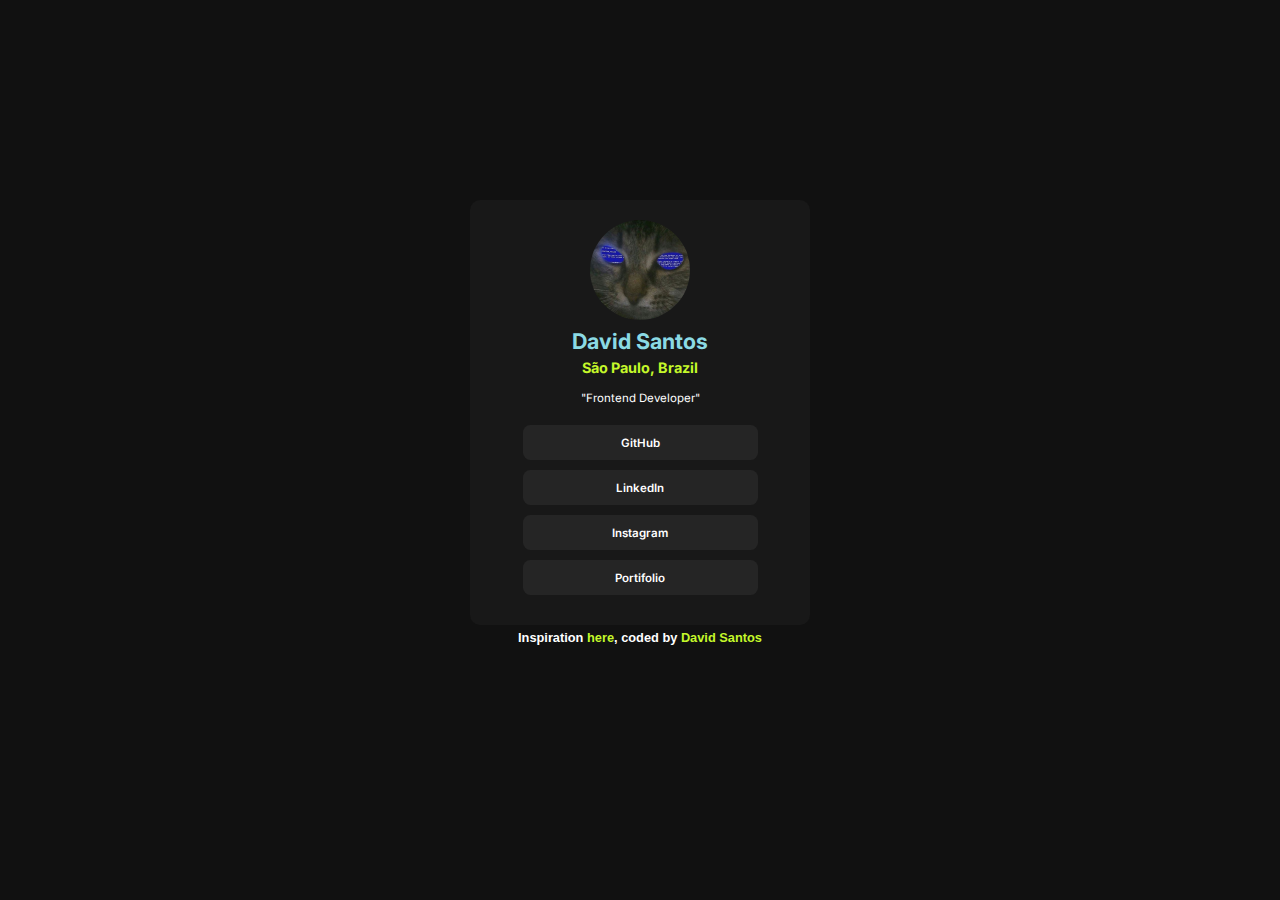
<file: index.html>
<!DOCTYPE html>
<html lang="pt-br">
  <head>
    <meta charset="UTF-8" />
    <meta name="viewport" content="width=device-width, initial-scale=1.0" />
    <title>Perfil</title>
    <link rel="stylesheet" href="style.css" />
  </head>
  <body>
    <main>
      <article>
        <header>
          <img id="avatar" src="assets/images/togs.png" alt="Avatar" />
        </header>
        <div id="introducao">
          <h1>David Santos</h1>
          <h2>São Paulo, Brazil</h2>
          <p>"Frontend Developer"</p>
        </div>
        <div id="desaparecer">
          <a
            class="links"
            id="github"
            href="https://github.com/dvd1337"
            target="_blank"
            >GitHub</a
          >
          <a
            class="links"
            id="linkedin"
            href="https://linkedin.com/in/david-santos-317572286/"
            target="_blank"
            >LinkedIn</a
          >
          <a
            class="links"
            id="instagram"
            href="https://www.instagram.com/davidsantoscostadasilva/"
            target="_blank"
            >Instagram</a
          >
          <a class="links" id="portifolio" href="#">Portifolio</a>
        </div>
        <div id="aparecer">
          <a
            class="links"
            href="https://dvd1337.github.io/sites/blog-card/"
            target="_blank"
            >Card para Blog</a
          >
          <a
            class="links"
            href="https://dvd1337.github.io/sites/site-android/"
            target="_blank"
            >Site sobre Android</a
          >
          <a
            class="links"
            href="https://dvd1337.github.io/sites/site-receitas/"
            target="_blank"
            >Site de Receitas</a
          >
          <a class="links" id="voltar" href="#">Voltar</a>
        </div>
      </article>
      <footer id="consideracoes">
        <p>
          Inspiration
          <a href="https://dvd1337.github.io/sites/site-perfil/" target="_blank"
            >here</a
          >, coded by
          <a href="https://github.com/dvd1337" target="_blank">David Santos</a>
        </p>
      </footer>
    </main>
    <script src="index.js"></script>
  </body>
</html>
</file>
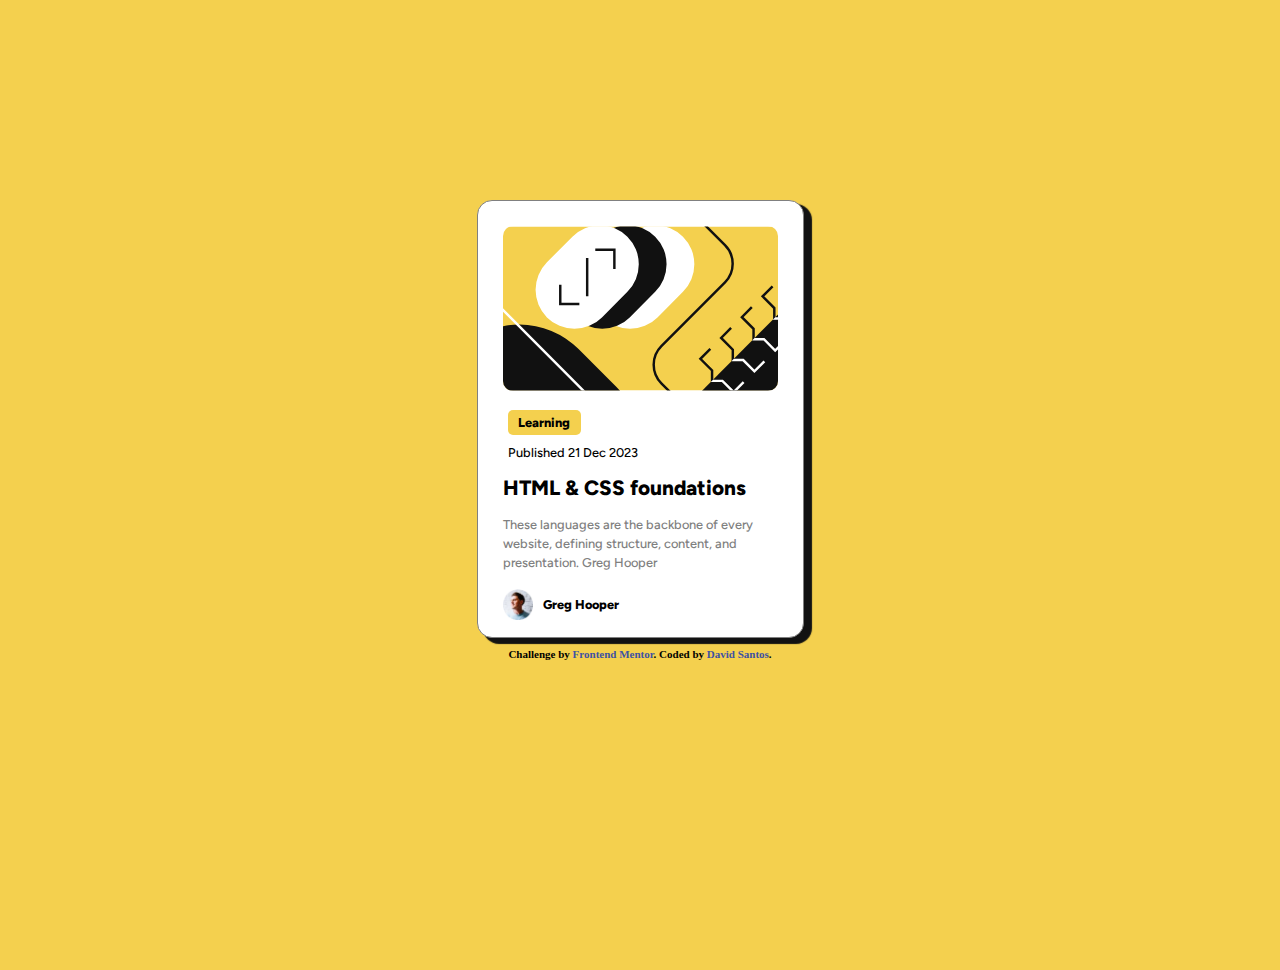
<file: blog-card/index.html>
<!DOCTYPE html>
<html lang="pt-br">
  <head>
    <meta charset="UTF-8" />
    <meta name="viewport" content="width=device-width, initial-scale=1.0" />
    <!-- displays site properly based on user's device -->

    <link
      rel="icon"
      type="image/png"
      sizes="32x32"
      href="./assets/images/favicon-32x32.png"
    />

    <title>Frontend Mentor | Blog preview card</title>

    <link rel="stylesheet" href="style/style.css" />
  </head>
  <body>
    <main>
      <header id="img">
        <img id="img-header"
          src="assets/images/illustration-article.svg"
          alt="Imagem-Article"
        />
      </header>
      <article>
        <h3>Learning</h3>
        <h2>Published 21 Dec 2023</h2>
        <h1>HTML & CSS foundations</h1>
        <p>
          These languages are the backbone of every website, defining structure,
          content, and presentation. Greg Hooper
        </p>
      </article>
      <footer>
        <img id="avatar" src="assets/images/image-avatar.webp" alt="Avatar" />
        <p>Greg Hooper</p>
      </footer>
    </main>

    <div class="attribution">
      Challenge by
      <a href="https://www.frontendmentor.io?ref=challenge" target="_blank"
        >Frontend Mentor</a
      >. Coded by <a href="#">David Santos</a>.
    </div>
  </body>
</html>
</file>
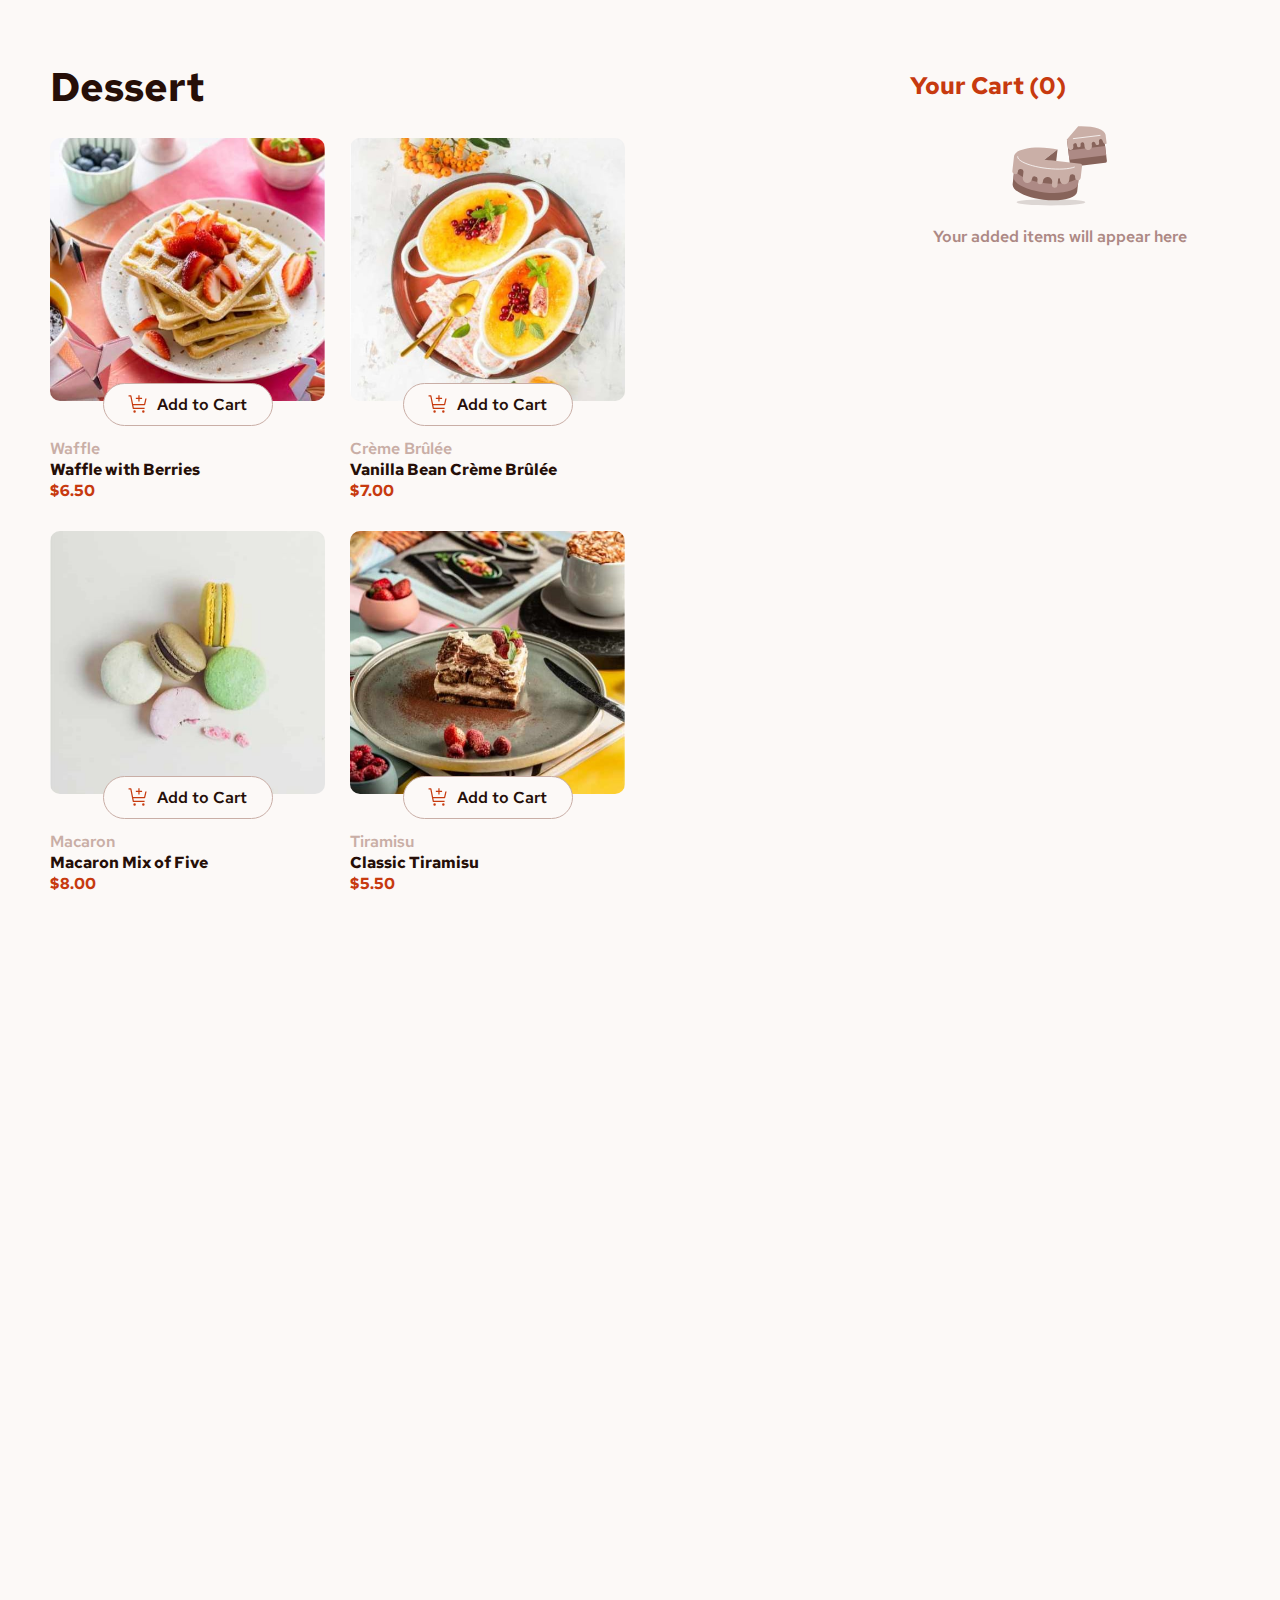
<file: pastry-shop/index.html>
<!DOCTYPE html>
<html lang="en">
  <head>
    <meta charset="UTF-8" />
    <meta name="viewport" content="width=device-width, initial-scale=1.0" />
    <!-- displays site properly based on user's device -->
    <link
      rel="icon"
      type="image/png"
      sizes="32x32"
      href="./assets/images/favicon-32x32.png"
    />
    <link rel="stylesheet" href="style.css" />
    <link rel="stylesheet" href="mobile.css" />
    <title>Frontend Mentor | Product list with cart</title>
  </head>
  <body>
    <div id="compra">
      <div id="pedido">
        <img src="assets/images/icon-order-confirmed.svg" alt="" />
        <h1>Order Confirmed</h1>
        <p>We hope you enjoy your food!</p>
        <div id="foods">
          <div id="content">
            <!-- conteudo no js -->
          </div>
          <p id="order">Order Total</p>
          <p id="totalPriceContent">$00.00</p>
        </div>
        <button id="btnNewOrder">Start New Order</button>
      </div>
    </div>
    <main>
      <div id="restaurante">
        <h1>Dessert</h1>
        <!-- restaurante no js -->
      </div>
      <div id="carrinho">
        <h3>Your Cart (0)</h3>
        <div id="itens-carrinho">
          <div id="empty">
            <img
              src="assets/images/illustration-empty-cart.svg"
              alt="empty-cart"
              id="imgCart"
            />
            <p>Your added items will appear here</p>
          </div>
          <div id="listaCarrinho">
            <div id="pedidos">
              <!-- pedidos no js -->
            </div>
            <div id="orderCart">
              <div id="total">Order Total</div>
              <div id="preco">preco total</div>
            </div>
          </div>
          <button id="btnConfirmOrder" style="display: none">
            Confirm Order
          </button>
        </div>
      </div>
    </main>
    <div class="attribution">
      Challenge by
      <a href="https://www.frontendmentor.io?ref=challenge" target="_blank"
        >Frontend Mentor</a
      >. Coded by
      <a href="https://github.com/dvd1337" target="_blank">David Santos</a>.
    </div>
    <script src="restaurante.js"></script>
  </body>
</html>
</file>
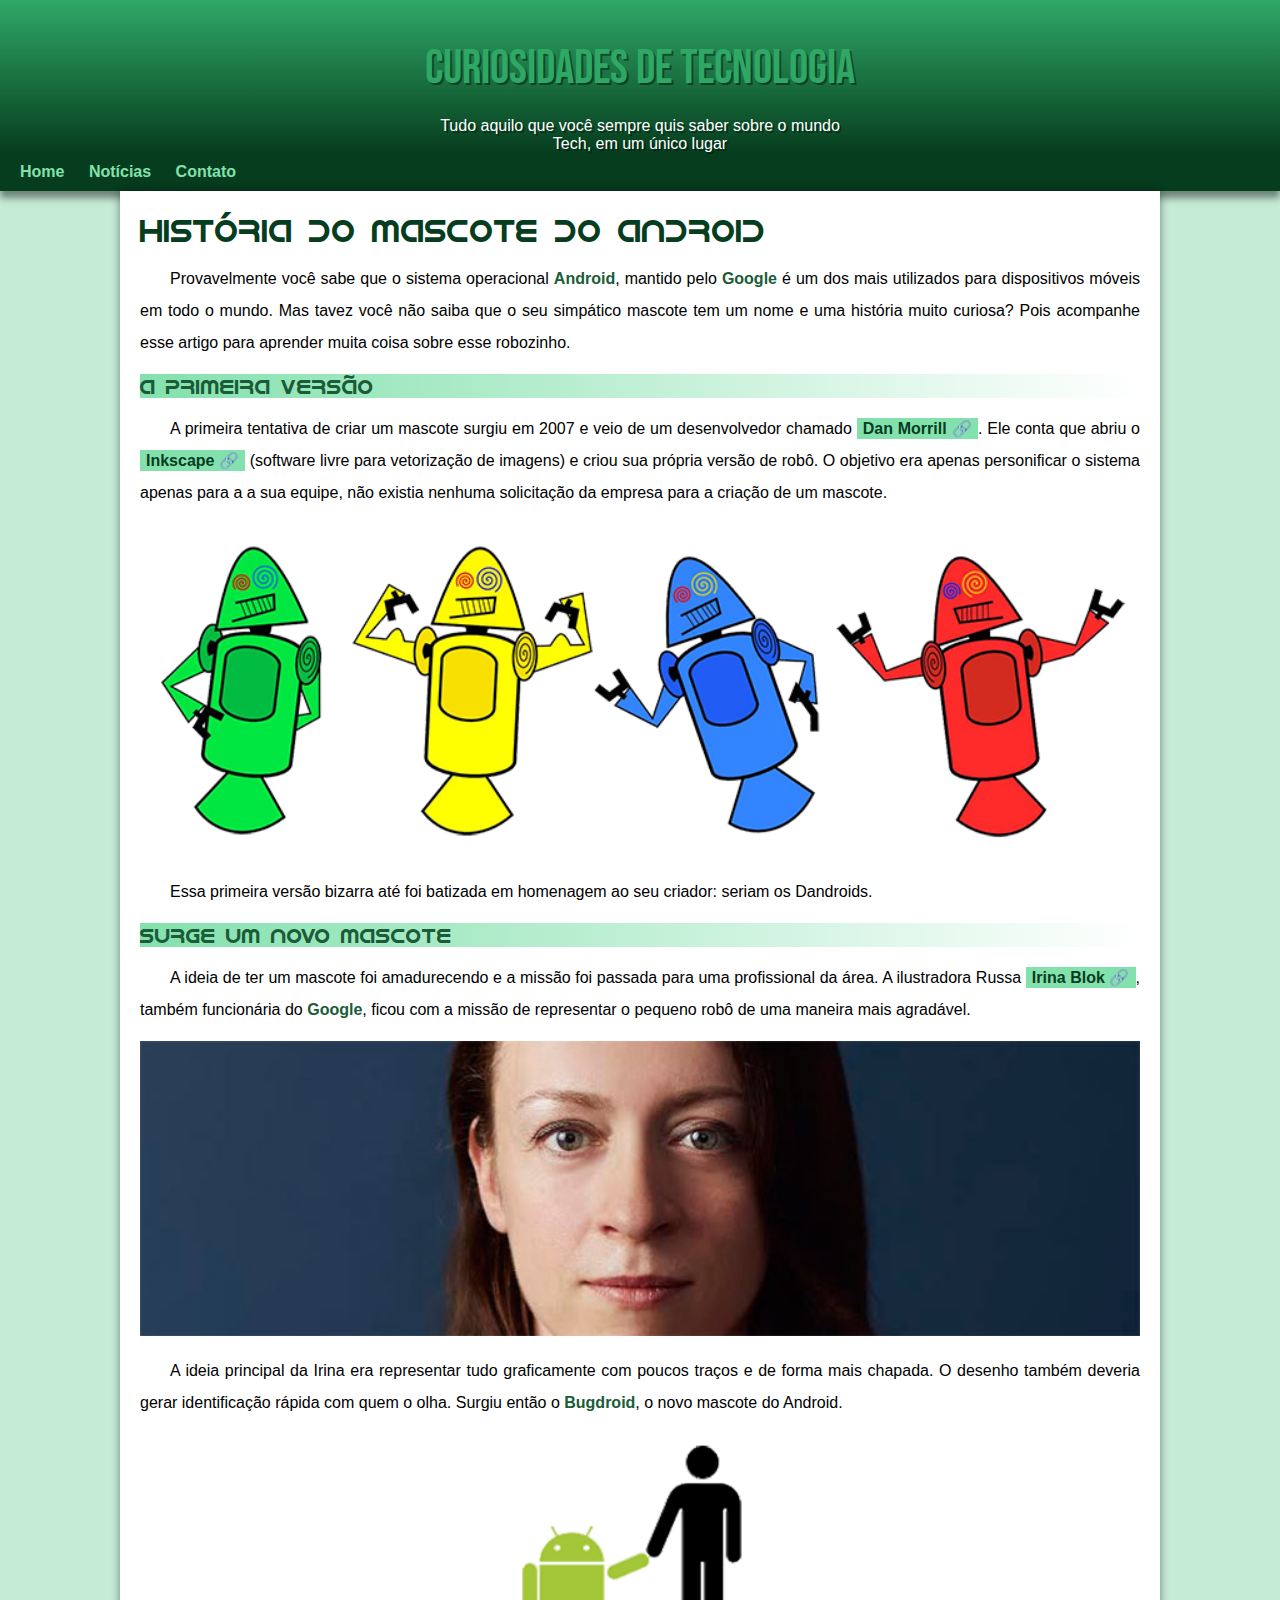
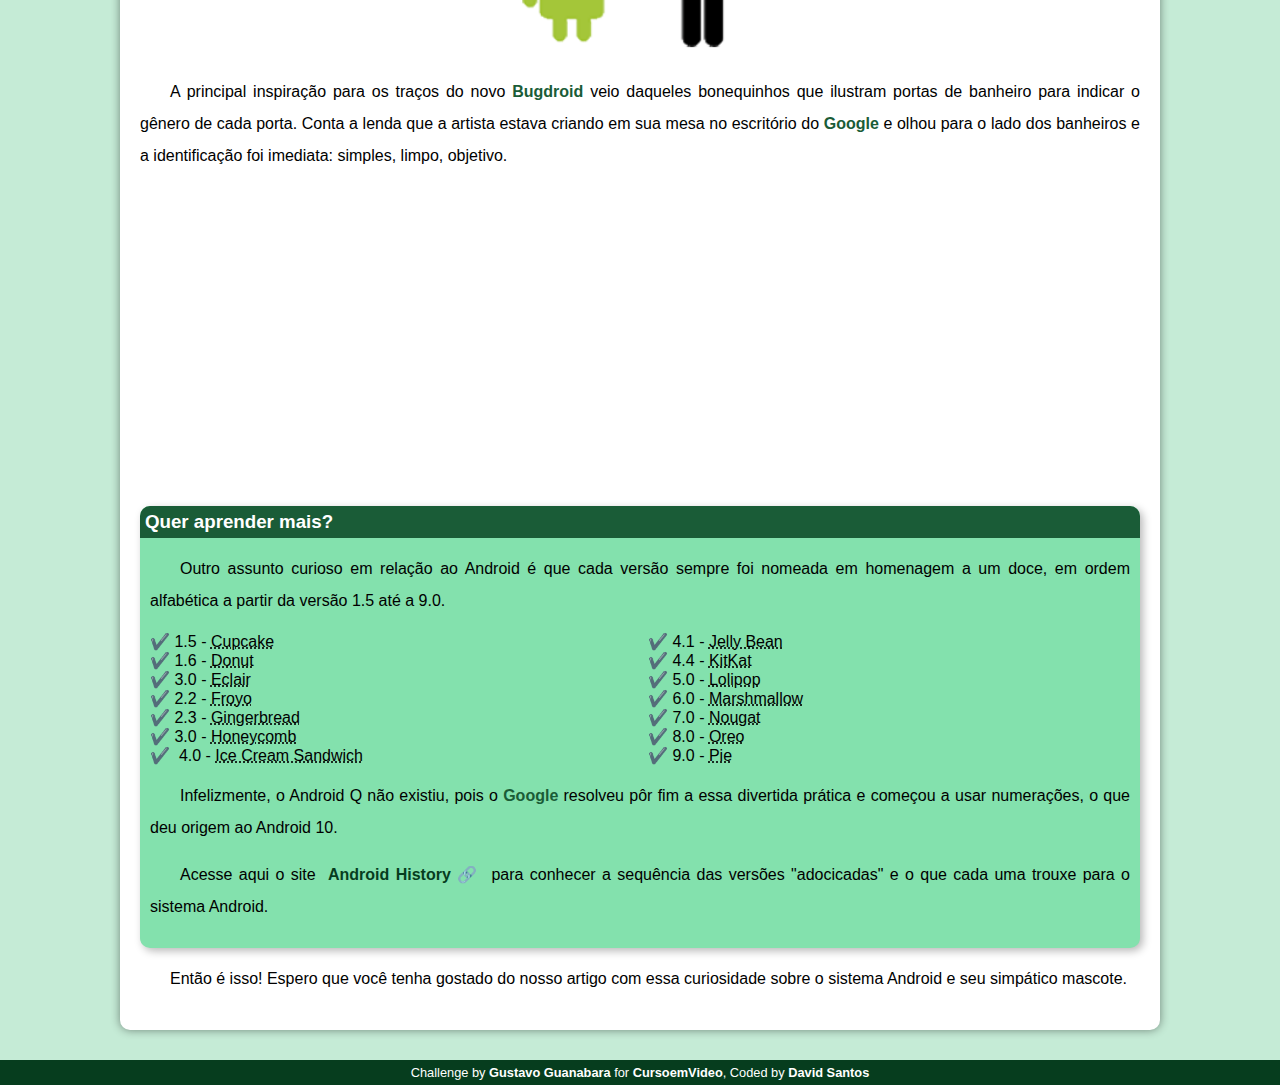
<file: site-android/index.html>
<!DOCTYPE html>
<html lang="pt-br">
  <head>
    <meta charset="UTF-8" />
    <meta name="viewport" content="width=device-width, initial-scale=1.0" />
    <title>Como surgiu o boneco Android</title>
    <link rel="stylesheet" href="style.css" />
    <link rel="shortcut icon" href="imagens/favicon.ico" type="image/x-icon" />
  </head>
  <body>
    <header>
      <h1>Curiosidades de Tecnologia</h1>
      <p>
        Tudo aquilo que você sempre quis saber sobre o mundo <br />
        Tech, em um único lugar
      </p>
    </header>
    <nav>
      <a href="#">Home</a>
      <a href="#">Notícias</a>
      <a href="#">Contato</a>
    </nav>
    <main>
      <article>
        <h1>História do Mascote do Android</h1>

        <p>
          Provavelmente você sabe que o sistema operacional
          <strong>Android</strong>, mantido pelo <strong>Google</strong> é um
          dos mais utilizados para dispositivos móveis em todo o mundo. Mas
          tavez você não saiba que o seu simpático mascote tem um nome e uma
          história muito curiosa? Pois acompanhe esse artigo para aprender muita
          coisa sobre esse robozinho.
        </p>

        <h2>A primeira versão</h2>

        <p>
          A primeira tentativa de criar um mascote surgiu em 2007 e veio de um
          desenvolvedor chamado
          <a
            href="https://www.tecmundo.com.br/android/46241-android-a-historia-da-logo-do-robozinho-mais-famoso-do-mundo-ilustracao-.htm"
            target="_blank"
            class="externo"
            >Dan Morrill</a
          >. Ele conta que abriu o
          <a href="https://inkscape.org/pt-br/" target="_blank" class="externo"
            >Inkscape</a
          >
          (software livre para vetorização de imagens) e criou sua própria
          versão de robô. O objetivo era apenas personificar o sistema apenas
          para a a sua equipe, não existia nenhuma solicitação da empresa para a
          criação de um mascote.
        </p>

        <picture>
          <source media="(max-width: 670px)" srcset="img/dan-droids-pq.png" />
          <img src="img/dan-droids.png" alt="Primeiro mascote do Android" />
        </picture>

        <p>
          Essa primeira versão bizarra até foi batizada em homenagem ao seu
          criador: seriam os Dandroids.
        </p>

        <h2>Surge um novo mascote</h2>

        <p>
          A ideia de ter um mascote foi amadurecendo e a missão foi passada para
          uma profissional da área. A ilustradora Russa
          <a
            href="https://www.irinablok.com/android"
            target="_blank"
            class="externo"
            >Irina Blok</a
          >, também funcionária do <strong>Google</strong>, ficou com a missão
          de representar o pequeno robô de uma maneira mais agradável.
        </p>

        <picture>
          <source media="(max-width: 670px)" srcset="img/irina-blok-pq.jpg" />
          <img
            src="img/irina-blok.jpg"
            alt="Irina Blok, criadora do Bugdroid"
          />
        </picture>

        <p>
          A ideia principal da Irina era representar tudo graficamente com
          poucos traços e de forma mais chapada. O desenho também deveria gerar
          identificação rápida com quem o olha. Surgiu então o
          <strong>Bugdroid</strong>, o novo mascote do Android.
        </p>

        <img src="img/bugdroid.png" class="pequena" alt="Bugdroid" />

        <p>
          A principal inspiração para os traços do novo
          <strong>Bugdroid</strong> veio daqueles bonequinhos que ilustram
          portas de banheiro para indicar o gênero de cada porta. Conta a lenda
          que a artista estava criando em sua mesa no escritório do
          <strong>Google</strong> e olhou para o lado dos banheiros e a
          identificação foi imediata: simples, limpo, objetivo.
        </p>

        <div>
          <iframe
            width="560"
            height="315"
            src="https://www.youtube.com/embed/l2UDgpLz20M?si=amQEbaojYjjG_RDK"
            title="YouTube video player"
            frameborder="0"
            allow="accelerometer; autoplay; clipboard-write; encrypted-media; gyroscope; picture-in-picture; web-share"
            referrerpolicy="strict-origin-when-cross-origin"
            allowfullscreen
          ></iframe>
        </div>

        <aside>
          <h3>Quer aprender mais?</h3>

          <p>
            Outro assunto curioso em relação ao Android é que cada versão sempre
            foi nomeada em homenagem a um doce, em ordem alfabética a partir da
            versão 1.5 até a 9.0.
          </p>

          <ul>
            <li>1.5 - <abbr title="Bolo de Copo">Cupcake</abbr></li>
            <li>1.6 - <abbr title="Rosquinha">Donut</abbr></li>
            <li>3.0 - <abbr title="Bomba">Eclair</abbr></li>
            <li>2.2 - <abbr title="Iorgute Congelado">Froyo</abbr></li>
            <li>2.3 - <abbr title="Biscoito de Gengibre">Gingerbread</abbr></li>
            <li>3.0 - <abbr title="Favo de Mel">Honeycomb</abbr></li>
            <li>
              4.0 -
              <abbr title="Saunduíche de Sorvete">Ice Cream Sandwich</abbr>
            </li>
            <li>4.1 - <abbr title="Jujuba">Jelly Bean</abbr></li>
            <li>4.4 - <abbr title="KitKat">KitKat</abbr></li>
            <li>5.0 - <abbr title="Pirulito">Lolipop</abbr></li>
            <li>6.0 - <abbr title="Marshmallow">Marshmallow</abbr></li>
            <li>7.0 - <abbr title="Torrone">Nougat</abbr></li>
            <li>8.0 - <abbr title="Oreo">Oreo</abbr></li>
            <li>9.0 - <abbr title="Torta">Pie</abbr></li>
          </ul>

          <p>
            Infelizmente, o Android Q não existiu, pois o
            <strong>Google</strong> resolveu pôr fim a essa divertida prática e
            começou a usar numerações, o que deu origem ao Android 10.
          </p>

          <p>
            Acesse aqui o site
            <a
              href="https://www.android.com/intl/pt-BR_br/history/"
              target="_blank"
              class="externo"
              >Android History</a
            >
            para conhecer a sequência das versões "adocicadas" e o que cada uma
            trouxe para o sistema Android.
          </p>
        </aside>

        <p>
          Então é isso! Espero que você tenha gostado do nosso artigo com essa
          curiosidade sobre o sistema Android e seu simpático mascote.
        </p>
      </article>
    </main>
    <footer>
      Challenge by
      <a href="https://gustavoguanabara.github.io" target="_blank"
        >Gustavo Guanabara</a
      >
      for
      <a href="https://www.youtube.com/@CursoemVideo" target="_blank"
        >CursoemVideo</a
      >, Coded by <a href="" target="_blank">David Santos</a>
    </footer>
  </body>
</html>
</file>
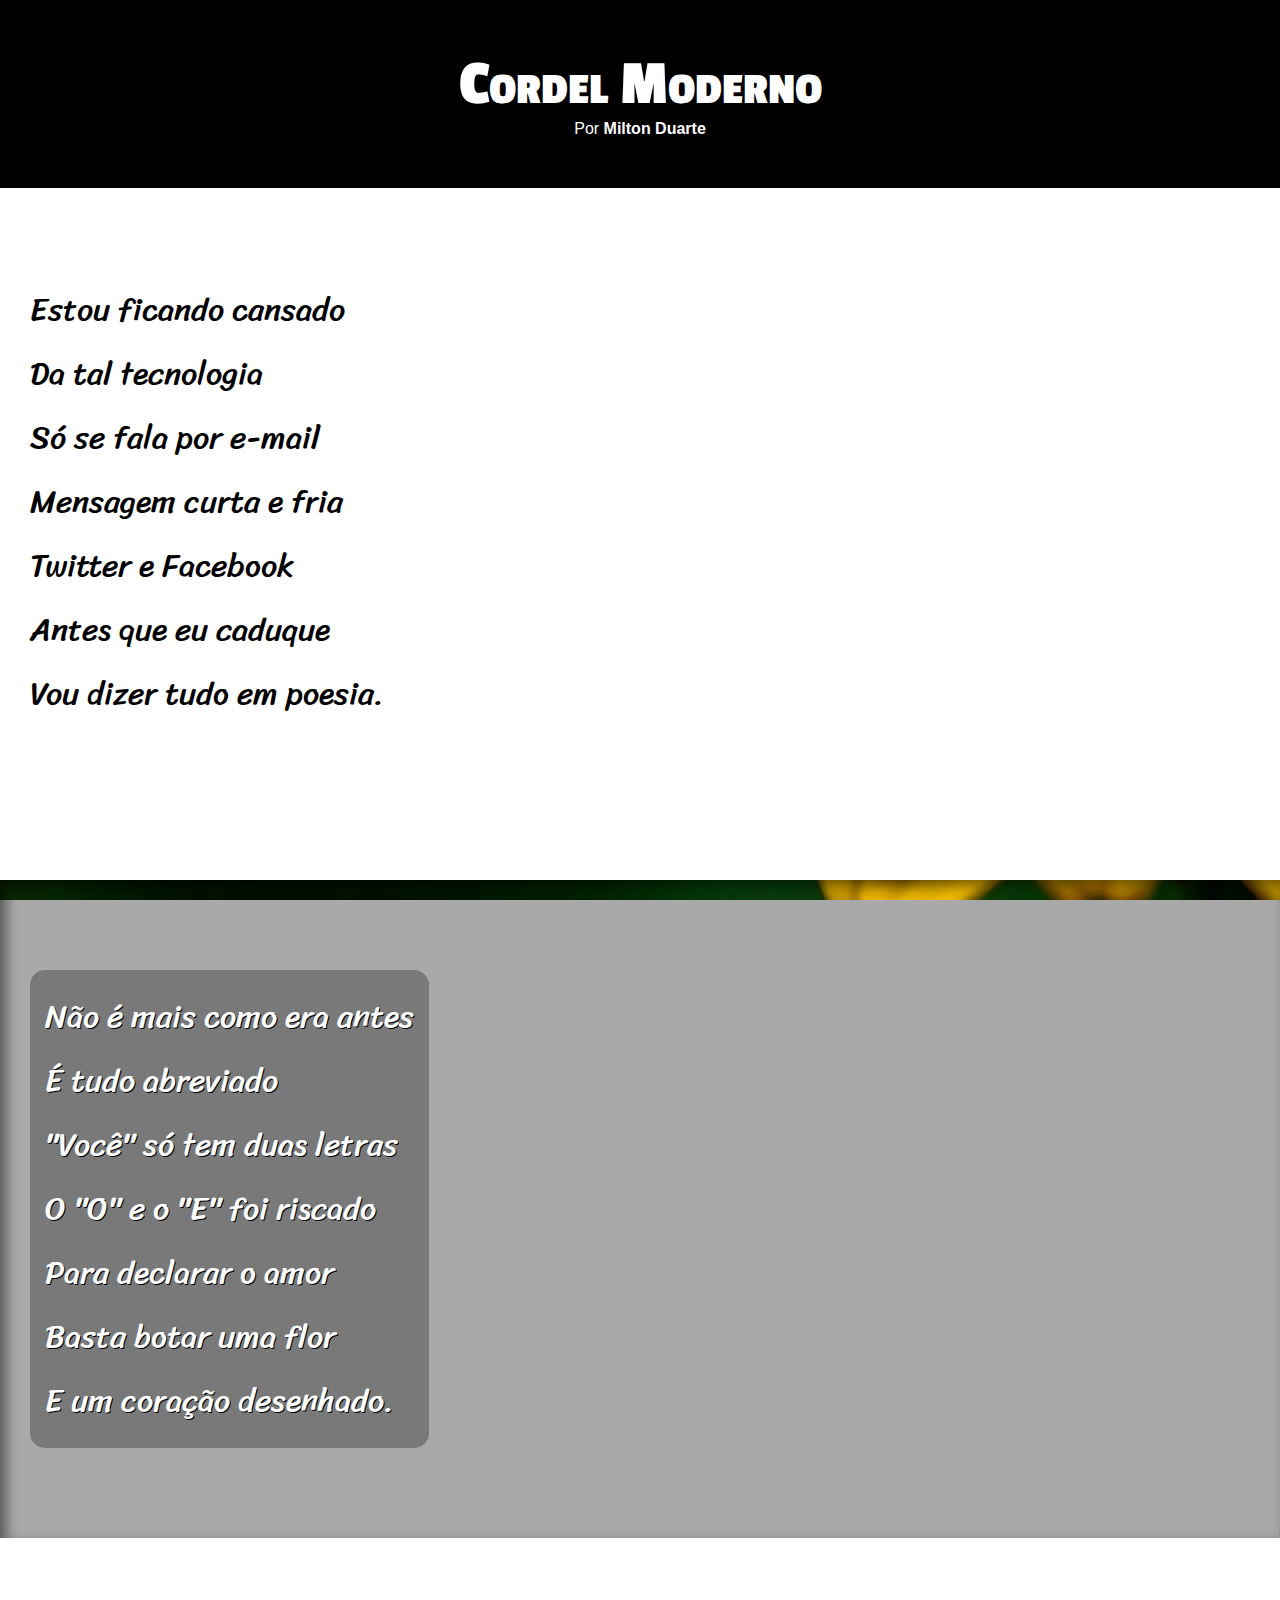
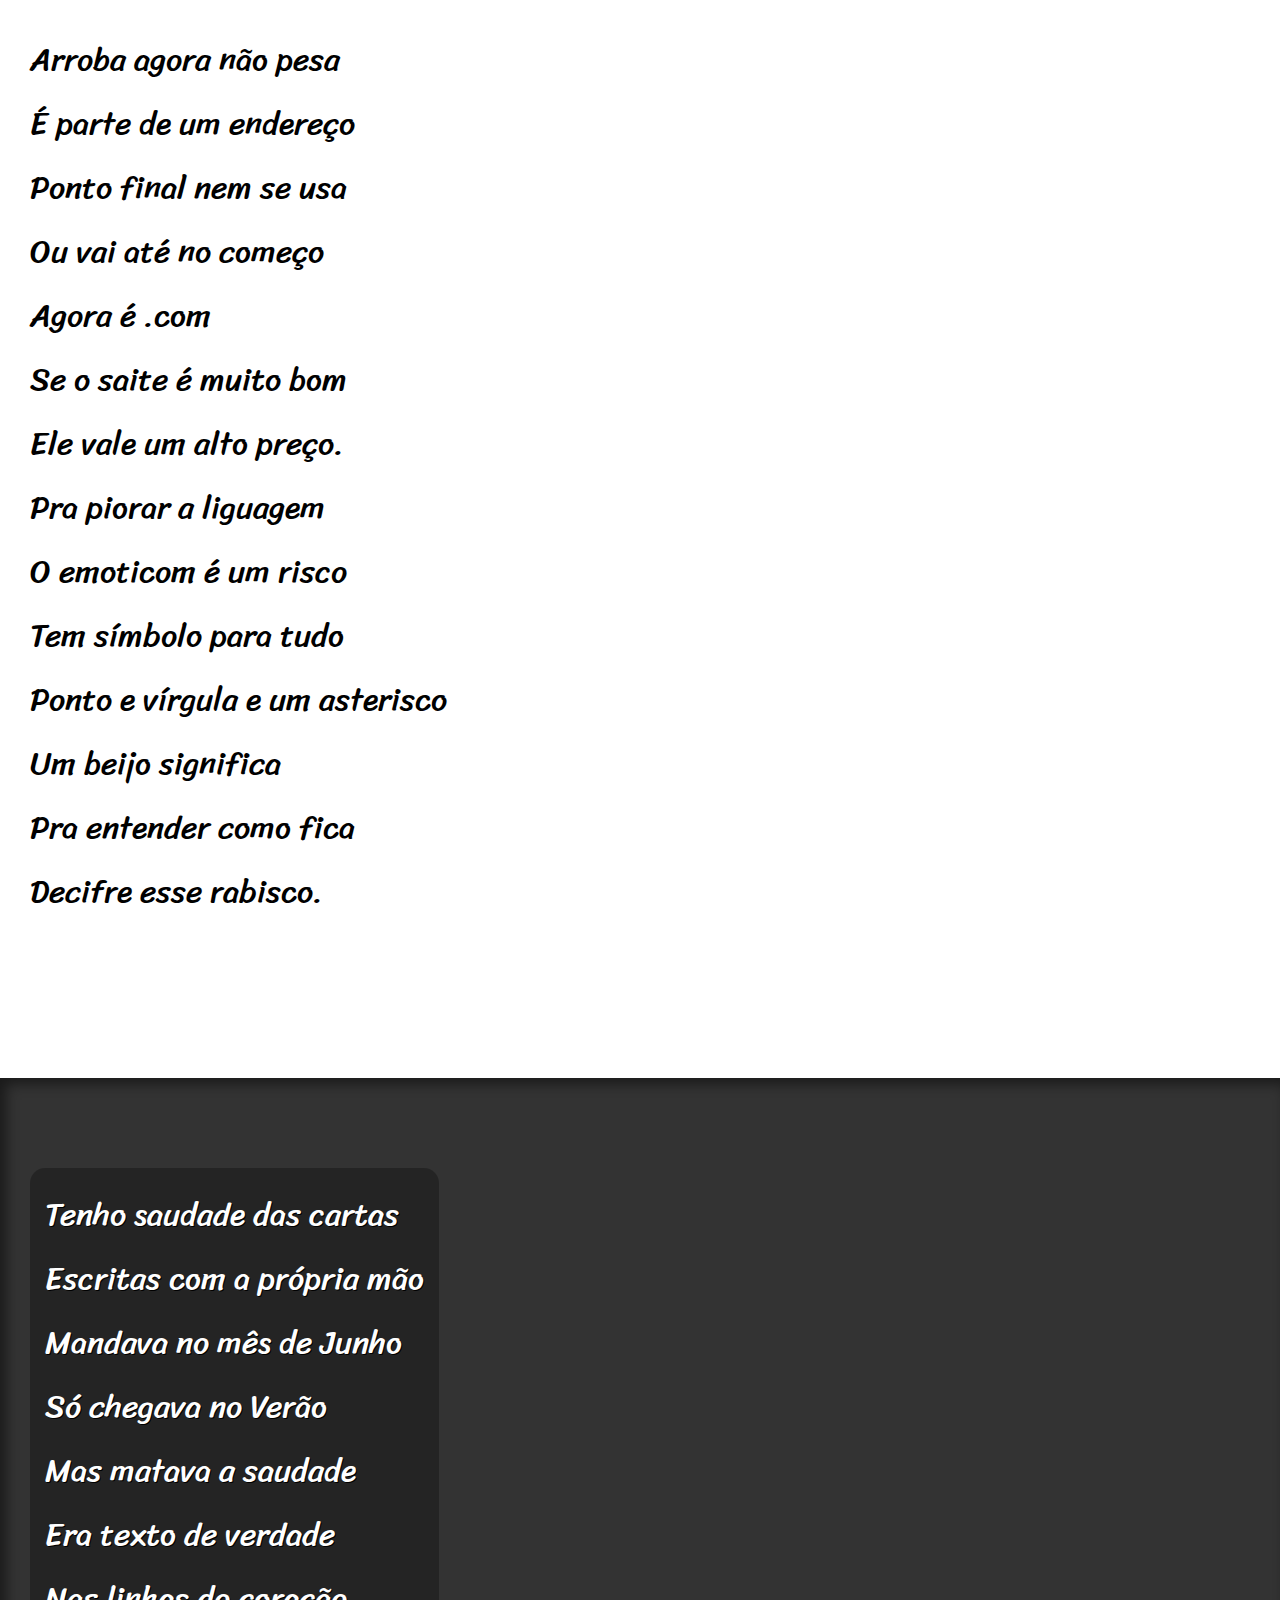
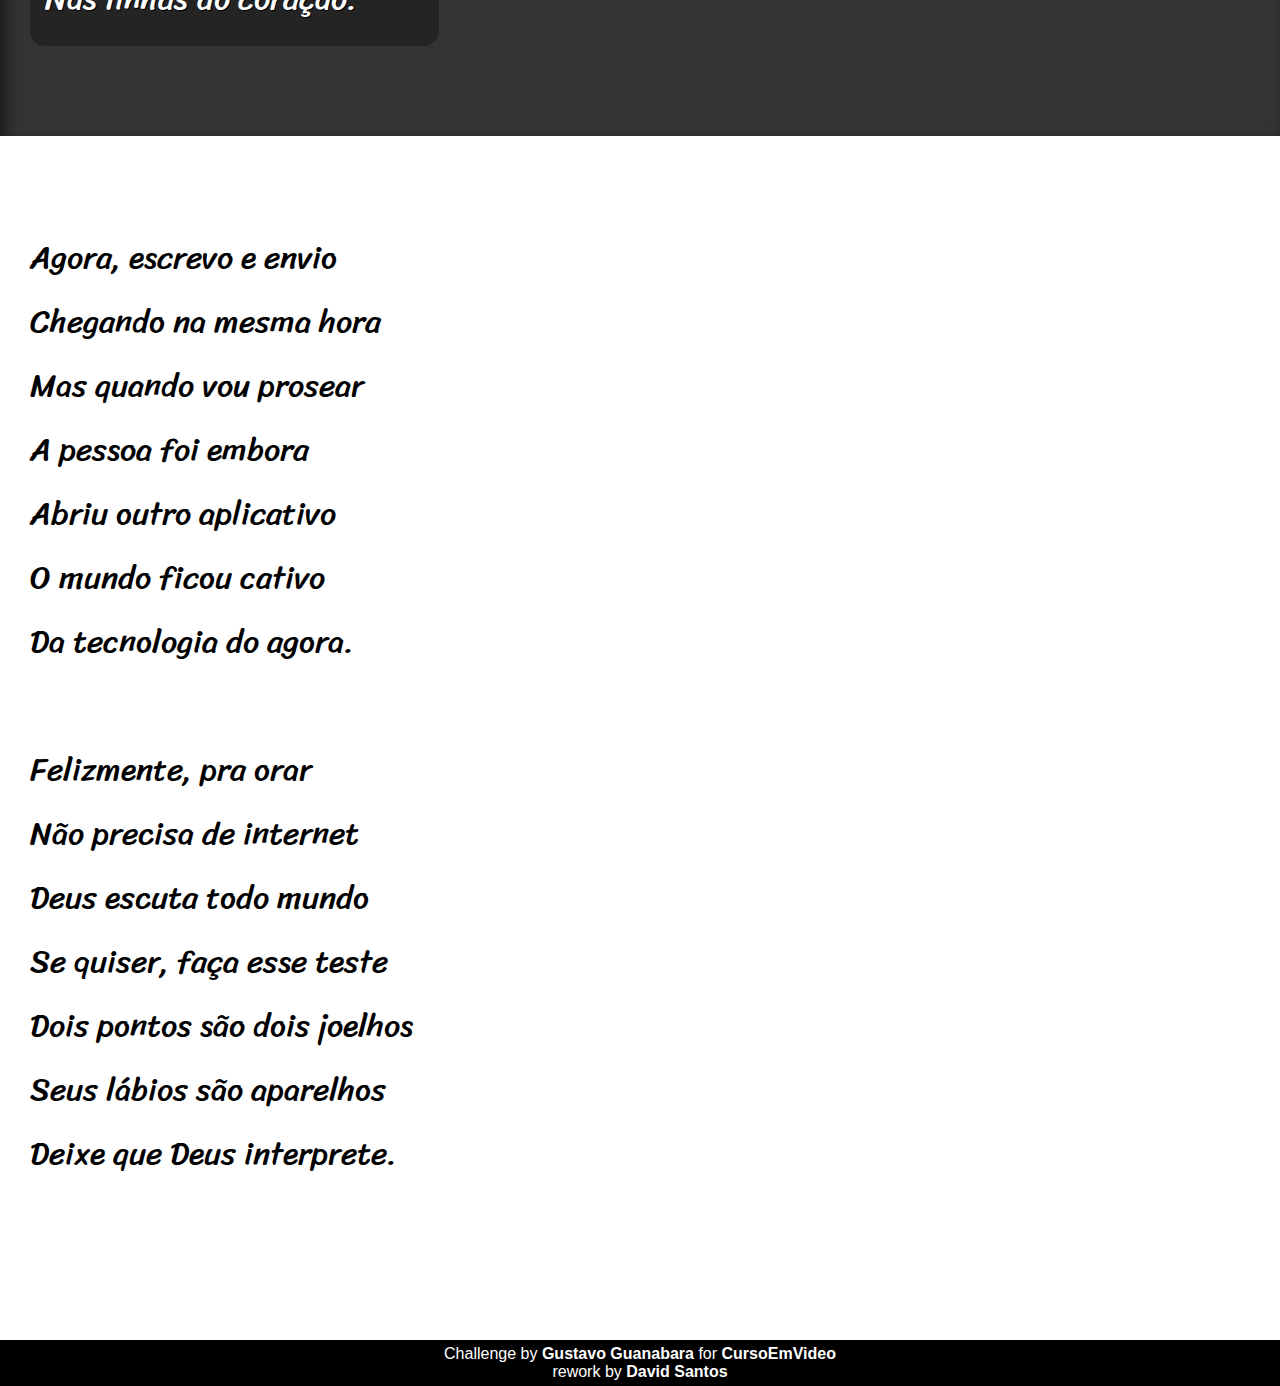
<file: site-cordel/index.html>
<!DOCTYPE html>
<html lang="pt-br">
  <head>
    <meta charset="UTF-8" />
    <meta name="viewport" content="width=device-width, initial-scale=1.0" />
    <title>Site Cordel</title>
    <link rel="stylesheet" href="style/style.css" />
  </head>
  <body>
    <header>
      <h1>Cordel Moderno</h1>
      <p>
        Por
        <a
          href="https://www.recantodasletras.com.br/poesias/3186743"
          target="_blank"
          >Milton Duarte</a
        >
      </p>
    </header>

    <section class="normal">
      <p>
        Estou ficando cansado <br />
        Da tal tecnologia <br />
        Só se fala por e-mail <br />
        Mensagem curta e fria <br />
        Twitter e Facebook <br />
        Antes que eu caduque <br />
        Vou dizer tudo em poesia.
      </p>
    </section>
    <section class="imagem" id="img01">
      <p>
        Não é mais como era antes <br />
        É tudo abreviado <br />
        "Você" só tem duas letras <br />
        O "O" e o "E" foi riscado <br />
        Para declarar o amor <br />
        Basta botar uma flor <br />
        E um coração desenhado.
      </p>
    </section>
    <section class="normal">
      <p>
        Arroba agora não pesa <br />
        É parte de um endereço <br />
        Ponto final nem se usa <br />
        Ou vai até no começo <br />
        Agora é .com <br />
        Se o saite é muito bom <br />
        Ele vale um alto preço. <br />
        Pra piorar a liguagem <br />
        O emoticom é um risco <br />
        Tem símbolo para tudo <br />
        Ponto e vírgula e um asterisco <br />
        Um beijo significa <br />
        Pra entender como fica <br />
        Decifre esse rabisco.
      </p>
    </section>
    <section class="imagem" id="img02">
      <p>
        Tenho saudade das cartas <br />
        Escritas com a própria mão <br />
        Mandava no mês de Junho <br />
        Só chegava no Verão <br />
        Mas matava a saudade <br />
        Era texto de verdade <br />
        Nas linhas do coração.
      </p>
    </section>
    <section class="normal">
      <p>
        Agora, escrevo e envio <br />
        Chegando na mesma hora <br />
        Mas quando vou prosear <br />
        A pessoa foi embora <br />
        Abriu outro aplicativo <br />
        O mundo ficou cativo <br />
        Da tecnologia do agora.
      </p>

      <p>
        Felizmente, pra orar <br />
        Não precisa de internet <br />
        Deus escuta todo mundo <br />
        Se quiser, faça esse teste <br />
        Dois pontos são dois joelhos <br />
        Seus lábios são aparelhos <br />
        Deixe que Deus interprete.
      </p>
    </section>
    <footer>
      <p>
        Challenge by <a href="" target="_blank">Gustavo Guanabara</a> for
        <a href="" target="_blank">CursoEmVideo</a> <br />
        rework by
        <a href="" target="_blank">David Santos</a>
      </p>
    </footer>
  </body>
</html>
</file>
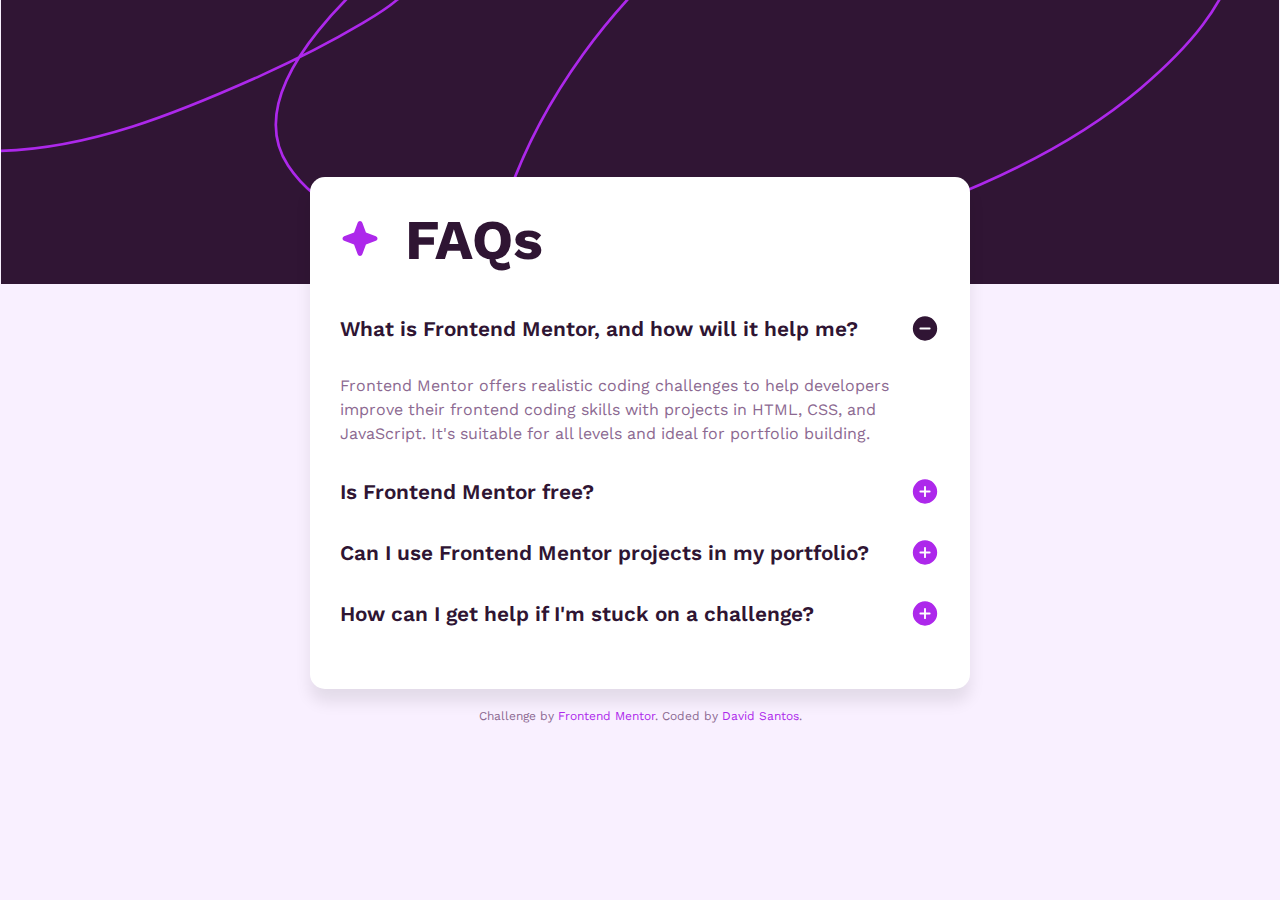
<file: site-faq/index.html>
<!DOCTYPE html>
<html lang="en">
  <head>
    <meta charset="UTF-8" />
    <meta name="viewport" content="width=device-width, initial-scale=1.0" />
    <link
      rel="icon"
      type="image/png"
      sizes="32x32"
      href="./assets/images/favicon-32x32.png"
    />

    <title>Frontend Mentor | FAQ accordion</title>
    <link rel="stylesheet" href="style.css" />
    <link rel="stylesheet" href="mobile.css" />
  </head>
  <body>
    <main>
      <img src="assets/images/icon-star.svg" alt="star" id="star" />
      <h1>FAQs</h1>
      <div class="text">
        <h2>
          What is Frontend Mentor, and how will it help me?
          <img src="assets/images/icon-minus.svg" alt="minus" class="icons" />
        </h2>
        <p id="text1">
          Frontend Mentor offers realistic coding challenges to help developers
          improve their frontend coding skills with projects in HTML, CSS, and
          JavaScript. It's suitable for all levels and ideal for portfolio
          building.
        </p>
      </div>
      <div class="text">
        <h2>
          Is Frontend Mentor free?
          <img src="assets/images/icon-plus.svg" alt="plus" class="icons" />
        </h2>
        <p id="text2">
          Yes, Frontend Mentor offers both free and premium coding challenges,
          with the free option providing access to a range of projects suitable
          for all skill levels.
        </p>
      </div>
      <div class="text">
        <h2>
          Can I use Frontend Mentor projects in my portfolio?
          <img src="assets/images/icon-plus.svg" alt="plus" class="icons" />
        </h2>
        <p id="text3">
          Yes, you can use projects completed on Frontend Mentor in your
          portfolio. It's an excellent way to showcase your skills to potential
          employers!
        </p>
      </div>
      <div class="text">
        <h2>
          How can I get help if I'm stuck on a challenge?
          <img src="assets/images/icon-plus.svg" alt="plus" class="icons" />
        </h2>
        <p id="text4">
          The best place to get help is inside Frontend Mentor's Discord
          community. There's a help channel where you can ask questions and seek
          support from other community members.
        </p>
      </div>
    </main>

    <div class="attribution">
      Challenge by
      <a href="https://www.frontendmentor.io?ref=challenge" target="_blank"
        >Frontend Mentor</a
      >. Coded by <a href="https://github.com/dvd1337">David Santos</a>.
    </div>
    <script src="faq.js"></script>
  </body>
</html>
</file>
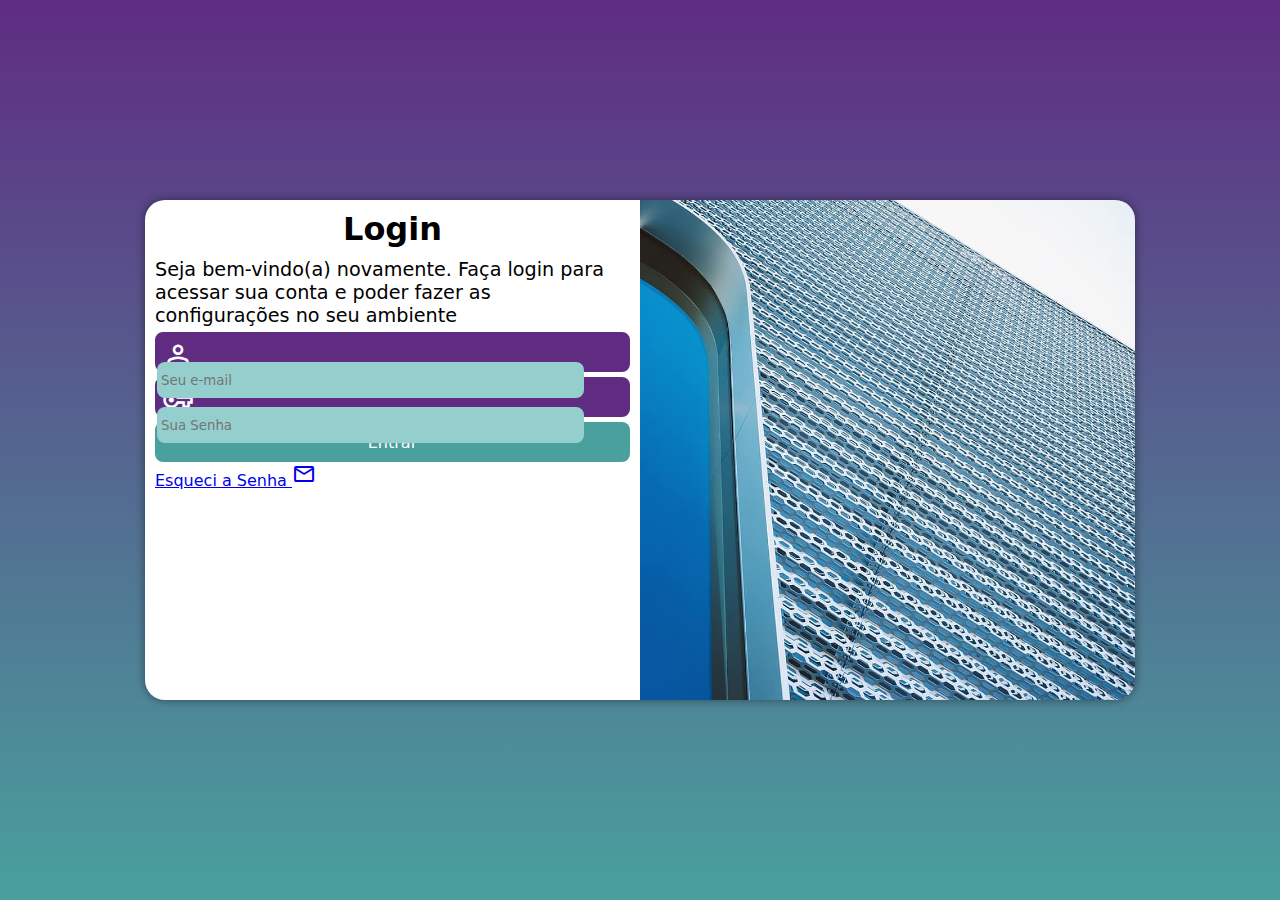
<file: site-login/index.html>
<!DOCTYPE html>
<html lang="pt-br">
  <head>
    <meta charset="UTF-8" />
    <meta name="viewport" content="width=device-width, initial-scale=1.0" />
    <title>Login</title>
    <link
      rel="stylesheet"
      href="https://fonts.googleapis.com/css2?family=Material+Symbols+Outlined:opsz,wght,FILL,GRAD@20..48,100..700,0..1,-50..200"
    />
    <link rel="stylesheet" href="styles/style.css" />
    <link rel="stylesheet" href="styles/media-query.css" />
  </head>
  <body>
    <main>
      <section id="login">
        <div id="imagem"></div>
        <div id="formulario">
          <h1>Login</h1>
          <p>
            Seja bem-vindo(a) novamente. Faça login para acessar sua conta e
            poder fazer as configurações no seu ambiente
          </p>
          <form action="login.php" method="post" autocomplete="on">
            <div class="campo">
              <span class="material-symbols-outlined">person</span>
              <input
                type="email"
                name="login"
                id="ilogin"
                placeholder="Seu e-mail"
                autocomplete="email"
                required
                maxlength="30"
              />
              <label for="ilogin">Login</label>
            </div>
            <div class="campo">
              <span class="material-symbols-outlined">vpn_key</span>
              <input
                type="password"
                name="senha"
                id="isenha"
                placeholder="Sua Senha"
                autocomplete="current-password"
                required
                minlength="8"
                maxlength="20"
              />
              <label for="isenha">Senha</label>
            </div>
            <input type="submit" value="Entrar" />
            <a href="esqueci.html"
              >Esqueci a Senha
              <span class="material-symbols-outlined">email</span></a
            >
          </form>
        </div>
      </section>
    </main>
  </body>
</html>
</file>
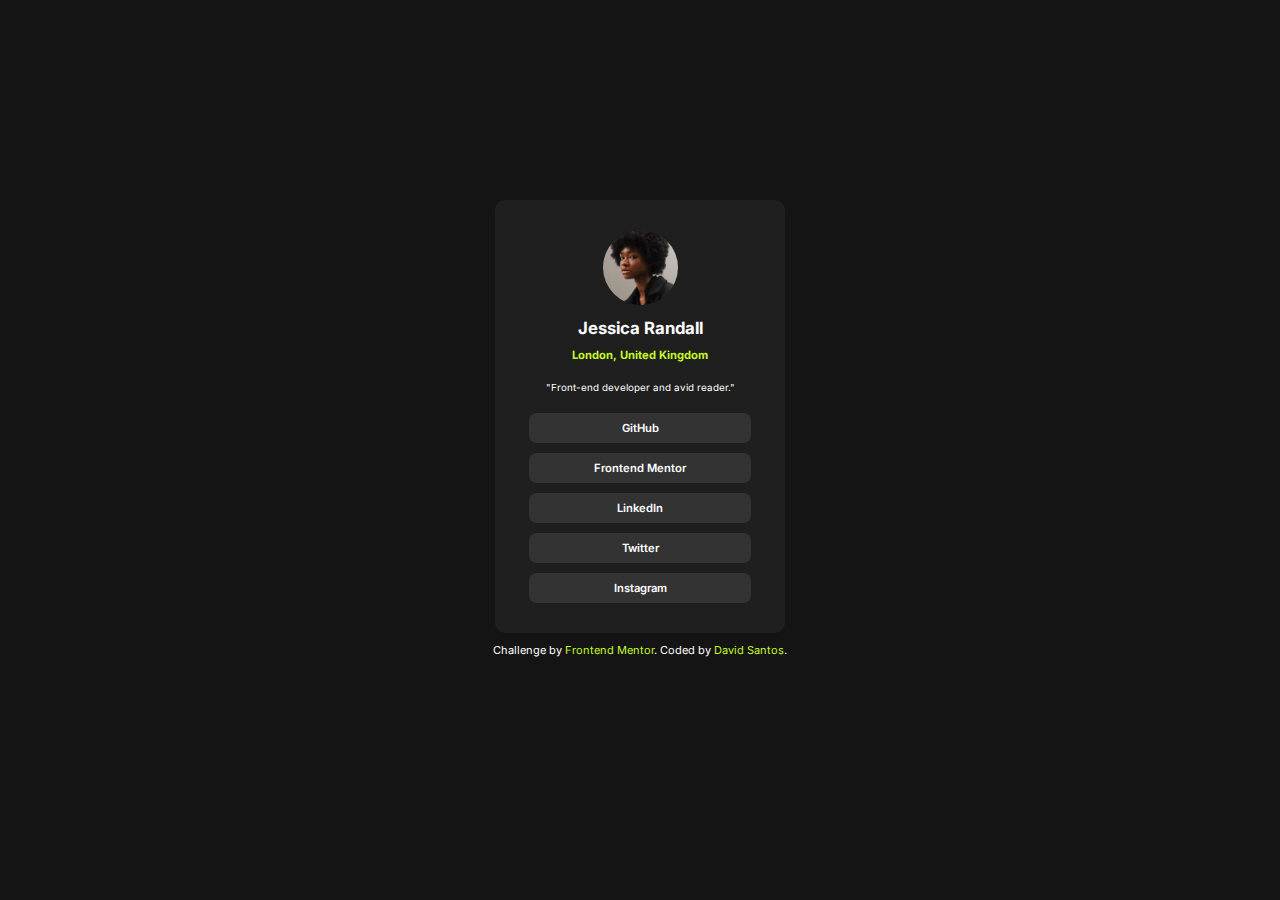
<file: site-perfil/index.html>
<!DOCTYPE html>
<html lang="pt-br">
  <head>
    <meta charset="UTF-8" />
    <meta name="viewport" content="width=device-width, initial-scale=1.0" />

    <link
      rel="icon"
      type="image/png"
      sizes="32x32"
      href="./assets/images/favicon-32x32.png"
    />

    <title>Frontend Mentor | Social links profile</title>
    <link rel="stylesheet" href="style/style.css" />
  </head>
  <body>
    <main id="perfil">
      <div class="image">
        <img id="avatar" src="assets/images/avatar-jessica.jpeg" alt="" />
      </div>
      <div id="nome">Jessica Randall</div>
      <div id="endereco">London, United Kingdom</div>
      <div id="trabalho">"Front-end developer and avid reader."</div>
      <a class="links" id="github" href="#">GitHub</a>
      <a class="links" id="frontend-mentor" href="#">Frontend Mentor</a>
      <a class="links" id="linkedin" href="#">LinkedIn</a>
      <a class="links" id="twitter" href="#">Twitter</a>
      <a class="links" id="instagram" href="#">Instagram</a>
    </main>

    <div class="attribution">
      Challenge by
      <a href="https://www.frontendmentor.io?ref=challenge" target="_blank"
        >Frontend Mentor</a
      >. Coded by <a href="https://github.com/dvd1337/" target="_blank">David Santos</a>.
    </div>
  </body>
</html>
</file>
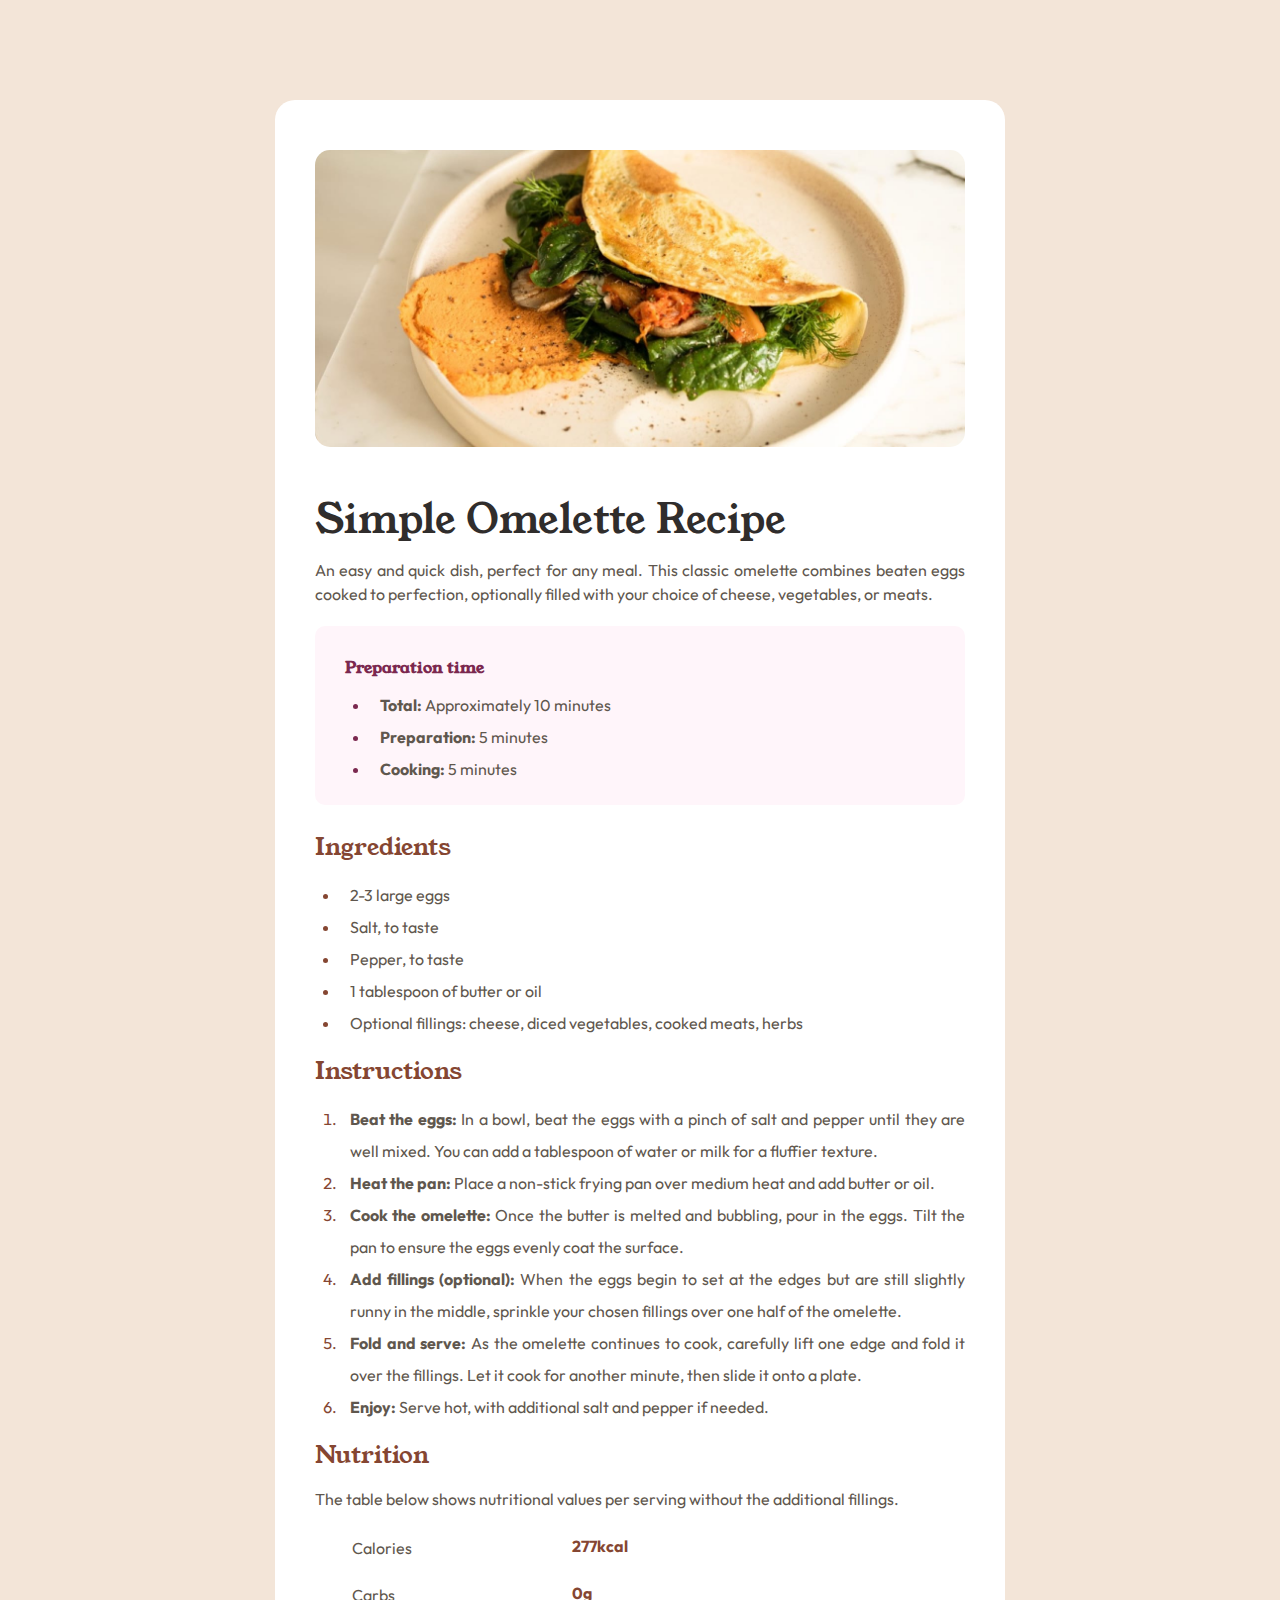
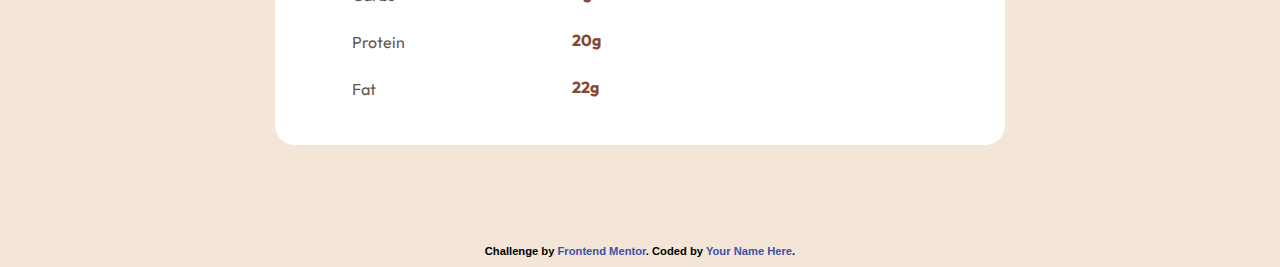
<file: site-receitas/index.html>
<!DOCTYPE html>
<html lang="pt-br">
  <head>
    <meta charset="UTF-8" />
    <meta name="viewport" content="width=device-width, initial-scale=1.0" />

    <link
      rel="icon"
      type="image/png"
      sizes="32x32"
      href="./assets/images/favicon-32x32.png"
    />

    <title>Frontend Mentor | Recipe page</title>
    <link rel="stylesheet" href="style.css" />
  </head>
  <body>
    <main>
      <article>
        <div id="img">
          <img
            src="assets/images/image-omelette.jpeg"
            alt="Imagem de um Omelette"
          />
        </div>
        <div id="receita">
          <h1>Simple Omelette Recipe</h1>
          <p>
            An easy and quick dish, perfect for any meal. This classic omelette
            combines beaten eggs cooked to perfection, optionally filled with
            your choice of cheese, vegetables, or meats.
          </p>
          <div id="preparacao">
            <h3>Preparation time</h3>
            <ul class="lista-1">
              <li><strong>Total:</strong> Approximately 10 minutes</li>
              <li><strong>Preparation:</strong> 5 minutes</li>
              <li><strong>Cooking:</strong> 5 minutes</li>
            </ul>
          </div>
          <div id="ingredientes">
            <h2>Ingredients</h2>
            <ul class="lista-2">
              <li>2-3 large eggs</li>
              <li>Salt, to taste</li>
              <li>Pepper, to taste</li>
              <li>1 tablespoon of butter or oil</li>
              <li>
                Optional fillings: cheese, diced vegetables, cooked meats, herbs
              </li>
            </ul>
          </div>
        </div>
        <div id="instrucoes">
          <h2>Instructions</h2>
          <ol class="lista-2">
            <li>
              <strong>Beat the eggs:</strong> In a bowl, beat the eggs with a
              pinch of salt and pepper until they are well mixed. You can add a
              tablespoon of water or milk for a fluffier texture.
            </li>
            <li>
              <strong>Heat the pan:</strong> Place a non-stick frying pan over
              medium heat and add butter or oil.
            </li>
            <li>
              <strong>Cook the omelette:</strong> Once the butter is melted and
              bubbling, pour in the eggs. Tilt the pan to ensure the eggs evenly
              coat the surface.
            </li>
            <li>
              <strong>Add fillings (optional):</strong> When the eggs begin to
              set at the edges but are still slightly runny in the middle,
              sprinkle your chosen fillings over one half of the omelette.
            </li>
            <li>
              <strong>Fold and serve:</strong> As the omelette continues to
              cook, carefully lift one edge and fold it over the fillings. Let
              it cook for another minute, then slide it onto a plate.
            </li>
            <li>
              <strong>Enjoy:</strong> Serve hot, with additional salt and pepper
              if needed.
            </li>
          </ol>
        </div>
        <div id="nutricao">
          <h2>Nutrition</h2>
          <p>
            The table below shows nutritional values per serving without the
            additional fillings.
          </p>
          <div class="caixa-table">
            <table>
              <tr>
                <td>Calories</td>
                <th>277kcal</th>
              </tr>
              <tr>
                <td>Carbs</td>
                <th>0g</th>
              </tr>
              <tr>
                <td>Protein</td>
                <th>20g</th>
              </tr>
              <tr>
                <td>Fat</td>
                <th>22g</th>
              </tr>
            </table>
          </div>
        </div>
      </article>
    </main>
    <div class="attribution">
      Challenge by
      <a href="https://www.frontendmentor.io?ref=challenge" target="_blank"
        >Frontend Mentor</a
      >. Coded by <a href="#">Your Name Here</a>.
    </div>
  </body>
</html>
</file>
<file: style.css>
@charset "UTF-8";

@import url("https://fonts.googleapis.com/css2?family=Inter:wght@100..900&display=swap");

:root {
  --colorNight: #111111;
  --colorEerieBlack: #181818;
  --colorRisinBlack: #252525;
  --colorLime: #c5f82a;
  --colorLightCyan: #8bdae4;
  --colorWhite: hsl(0, 0%, 100%);

  --fontP: 400 0.9em "Inter", arial, sans-serif;
}

* {
  margin: 0px;
  padding: 0px;
}

body {
  background-color: var(--colorNight);
  padding: 200px 0px;
}

p {
  color: var(--colorWhite);
}

header {
  width: 100px;
  margin: auto;
}
#avatar {
  width: 100%;
  border-radius: 50%;
  margin: auto;
}
article {
  margin: auto;
  padding: 20px;
  background-color: var(--colorEerieBlack);
  width: 300px;
  border-radius: 10px;
  text-align: center;
  font: var(--fontP);
}

article h1 {
  margin: 5px;
  font-size: 1.5em;
  color: var(--colorLightCyan);
}
article h2 {
  margin: 5px;
  font-size: 1em;
  color: var(--colorLime);
}

article p {
  margin: 15px 0px 20px 0px;
  color: var(--colorWhite);
  font-size: 0.8em;
}

.links {
  display: flex;
  padding: 5px;
  background-color: var(--colorRisinBlack);
  height: 25px;
  justify-content: center;
  align-items: center;
  border-radius: 7.5px;
  margin: 10px auto;
  width: 75%;
  font-weight: 600;
  font-size: 0.8em;
  text-decoration: none;
  color: var(--colorWhite);
  transition-duration: 0.25s;
}
.links:hover {
  color: var(--colorNight);
  background-color: var(--colorLightCyan);
  font-weight: bolder;
}

#aparecer {
  padding: 10px 15px;
  display: none;
}

#voltar {
  width: 50px;
  background-color: var(--colorLime);
  color: var(--colorNight);
  font-weight: bold;
}
#voltar:hover {
  background-color: var(--colorLightCyan);
}

#consideracoes {
  padding: 5px;
  font-size: 0.8em;
  text-align: center;
  color: var(--colorWhite);
  font-family: Arial, Helvetica, sans-serif;
  font-weight: bold;
}
#consideracoes a {
  text-decoration: none;
  color: var(--colorLime);
}
#consideracoes a:hover {
  color: var(--colorLightCyan);
}

@media (max-height: 800px) {
  body {
    padding: 100px 0px;
  }
}

@media (max-height: 600px) {
  body {
    padding: 50px 0px;
  }
}
</file>
<file: blog-card/style/style.css>
@charset "UTF-8";

@import url("https://fonts.googleapis.com/css2?family=Figtree:ital,wght@0,300..900;1,300..900&display=swap");

:root {
  --colorYellow: hsl(47, 88%, 63%);
  --colorWhite: hsl(0, 0%, 100%);
  --colorGrey: hsl(0, 0%, 50%);
  --colorBlack: hsl(0, 0%, 7%);

  --font500: 500 1em "Figtree";
  --font800: 800 1em "Figtree";
}

* {
  padding: 0px;
  margin: 0px;
}

body {
  background-color: var(--colorYellow);
  padding: 200px 0px 300px 0px;
}
main {
  background-color: var(--colorWhite);
  margin: auto;
  min-width: 150px;
  max-width: 275px;
  border-radius: 15px;
  border-style: solid;
  border-width: 1px;
  border-color: var(--colorGrey);
  padding: 25px 25px 15px 25px;
  box-shadow: 7px 5px 1px 1px var(--colorBlack);
}

article h1,
h3 {
  font: var(--font800);
}
article p,
h2 {
  font: var(--font500);
}
article h3 {
  background-color: var(--colorYellow);
  padding: 5px;
  border-radius: 5px;
  font-size: 0.8em;
  text-align: center;
  margin: 5px;
  width: 23%;
}
article h2 {
  font-size: 0.8em;
  margin: 10px 5px;
}
article h1 {
  margin: 15px 0px;
  font-size: 1.3em;
}
article h1:hover {
  color: var(--colorYellow);
}
article p {
  color: var(--colorGrey);
  line-height: 1.5em;
  font-size: 0.8em;
}

#img {
  padding: 0px 0px 10px 0px;
}
#img-header {
  width: 100%;
  border-radius: 10px;
}

footer {
  display: flex;
  padding: 15px 0px 0px 0px;
  justify-content: flex-start;
  align-items: center;
}
footer p {
  margin: 10px;
  font: var(--font800);
  font-size: 0.8em;
}

#avatar {
  width: 30px;
}

.attribution {
  font-size: 11px;
  text-align: center;
  padding: 10px;
  font-weight: bolder;
}
.attribution a {
  color: hsl(228, 45%, 44%);
  text-decoration: none;
}
.attribution a:hover {
  color: lightslategrey;
}

@media (max-height: 700px) {
  body {
    padding: 100px 0px 150px 0px;
  }
}
</file>
<file: pastry-shop/style.css>
@charset "UTF-8";

/* Importação de Fontes */
@import url("https://fonts.googleapis.com/css2?family=Red+Hat+Text:ital,wght@0,300..700;1,300..700&display=swap");

/* Variáveis de Cores */
:root {
  --colorRed: hsl(14, 86%, 42%);
  --colorGreen: hsl(159, 69%, 38%);
  --colorRose50: hsl(20, 50%, 98%);
  --colorRose100: hsl(13, 31%, 94%);
  --colorRose300: hsl(14, 25%, 72%);
  --colorRose400: hsl(7, 20%, 60%);
  --colorRose500: hsl(12, 20%, 44%);
  --colorRose900: hsl(14, 65%, 9%);
}

/* Reset Global */
* {
  padding: 0;
  margin: 0;
  font-size: 16px;
  font-family: "Red Hat Text";
}

body,
html {
  height: 100%;
  margin: 0;
  overflow-x: hidden;
  overflow-y: auto;
  background-color: var(--colorRose50);
}

/* Tipografia */
h1 {
  color: var(--colorRose900);
  font-size: 2.5em;
  margin: 10px 0;
}

h3 {
  color: var(--colorRed);
}

/* Layout Principal */
main {
  display: flex;
  justify-content: space-between;
  padding: 50px;
  max-width: 1300px;
  margin: auto;
  background-color: var(--colorRose50);
}

/* Seção Restaurante */
#restaurante {
  flex: 1;
  margin-right: 50px;
}

.comidas {
  width: 300px;
  display: inline-block;
  margin: 15px 0;
}

.comidas h2 {
  color: var(--colorRose900);
}

.comidas h3 {
  color: var(--colorRed);
}

.imgFood {
  border-radius: 10px;
  width: 275px;
}

p {
  color: var(--colorRose300);
  font-weight: 600;
}

/* Seção Carrinho */
#carrinho {
  width: 300px;
  background-color: var(--colorRose50);
  padding: 20px;
  border-radius: 10px;
}

#carrinho h3 {
  font-size: 1.5em;
}

/* Carrinho - Itens */
#itens-carrinho {
  display: flex;
  flex-direction: column;
  justify-content: center;
  align-items: center;
  background-color: var(--colorRose50);
  border-radius: 5px;
  margin-top: 15px;
}

#imgCart {
  max-width: 100px;
  margin-bottom: 10px;
}

#itens-carrinho p {
  color: var(--colorRose400);
  text-align: center;
  font-weight: 600;
}

#empty {
  display: flex;
  flex-direction: column;
  justify-content: center;
  align-items: center;
  height: 100%;
}

/* Lista do Carrinho */
#listaCarrinho {
  display: none;
  width: 300px;
  flex-direction: column;
  height: 100%;
}

#listaCarrinho .item {
  display: flex;
  justify-content: space-between;
  align-items: center;
  padding: 10px;
  border-bottom: 1px solid var(--colorRose100);
}

#listaCarrinho .itemDetails {
  display: flex;
  flex-direction: column;
  flex: 1;
}

#listaCarrinho #nomePedido {
  font-weight: 700;
  margin-bottom: 5px;
  font-size: 1em;
  color: var(--colorRose900);
}

#listaCarrinho .priceInfo {
  display: flex;
  justify-content: space-between;
  font-size: 0.9em;
  color: var(--colorRose500);
}

#listaCarrinho #btnTirar {
  display: flex;
  justify-content: center;
  align-items: center;
  margin-left: 10px;
  width: 15px;
  border: 1px solid var(--colorRose300);
  border-radius: 50%;
  cursor: pointer;
  padding: 4px;
}

#listaCarrinho #btnTirar:hover {
  border: 1px solid var(--colorRose900);
}

/* Carrinho - Informações */
#orderCart {
  display: flex;
  justify-content: space-between;
  margin-top: 10px;
  font-weight: 600;
}

#preco {
  font-weight: 700;
  color: var(--colorRose900);
  font-size: 1.3em;
}

#totalPrice {
  margin-right: 90px;
  font-weight: 600;
  margin-left: 5px;
  color: var(--colorRose500);
}
#qntPedido {
  color: var(--colorRed);
  font-weight: 700;
}

#pricePedido {
  color: var(--colorRose400);
  font-weight: 400;
}

.itemDetails #pricePedido {
  margin-left: 10px;
}

#total {
  font-weight: 600;
  font-size: 14px;
  color: var(--colorRose900);
  text-align: center;
  margin: auto 0;
}

/* Botões */
.btn {
  width: 275px;
  margin-bottom: 35px;
}

.btn-content {
  display: flex;
  align-items: center;
  width: 100%;
  justify-content: space-between;
}

.btn-icon {
  width: 10px;
  height: auto;
  border-radius: 50%;
  border: 1px solid var(--colorRose300);
  padding: 5px;
  margin: 0px 10px;
}

#icon-decrement {
  padding: 5px;
  height: 10px;
}

.btn-number {
  font-size: 1.2em;
  font-weight: 700;
  color: var(--colorRose300);
}

.btnAddCart {
  margin: -23px auto;
  position: relative;
  z-index: 1;
  display: flex;
  justify-content: center;
  align-items: center;
  width: 170px;
  border-radius: 30px;
  padding: 10px 0;
  border-width: 1px;
  background-color: var(--colorRose50);
  border-color: var(--colorRose300);
  border-style: ridge;
  font-size: 16px;
  font-weight: 600;
  cursor: pointer;
  color: var(--colorRose900);
}

.btn-active {
  border: 1px solid var(--colorRed);
  background-color: var(--colorRed);
  color: white;
}

.btn-content .btn-number {
  font-size: 1em;
  font-weight: 700;
  color: var(--colorRose50);
}

.add {
  margin-right: 8px;
  display: inline-block;
  vertical-align: middle;
}

#btnConfirmOrder {
  display: none;
  margin-top: 20px;
  padding: 10px;
  width: 100%;
  border-radius: 25px;
  border-width: 0;
  background-color: var(--colorRed);
  color: var(--colorRose50);
  cursor: pointer;
}

#btnNewOrder {
  background-color: var(--colorRed);
  border-width: 0;
  border-radius: 25px;
  margin-top: 60px;
  color: var(--colorRose100);
  width: 90%;
  height: 40px;
  display: block;
  margin-left: auto;
  margin-right: auto;
  text-align: center;
  cursor: pointer;
}

/* Confirmação de Pedido */
#compra {
  display: none;
  justify-content: center;
  align-items: center;
  width: 100vw;
  height: 100vh;
  background-color: rgba(0, 0, 0, 0.384);
  position: absolute;
  z-index: 2;
}

#pedido {
  width: 500px;
  padding: 25px;
  background-color: white;
  position: absolute;
  border-radius: 15px;
  z-index: 2;
}

#foods {
  max-height: 250px;
  width: 90%;
  padding: 25px;
}

#content {
  max-height: 250px;
  overflow-y: auto;
}

#content .item {
  display: flex;
  align-items: center;
  margin-bottom: 15px;
}

#content .itemImage {
  width: 50px;
  height: 50px;
  margin-right: 15px;
}

#content .itemDetails {
  display: flex;
  flex-direction: column;
  margin-right: 15px;
}

#content .item {
  display: flex;
  justify-content: space-between;
  align-items: center;
  width: 100%;
}

#content .itemDetails {
  flex-grow: 1;
}

#content .itemPrice {
  display: flex;
  align-items: end;
  font-size: 0.9em;
  color: var(--colorRose500);
}

#content #qntBuy {
  font-weight: 700;
  color: var(--colorRed);
}

#content #priceBuy {
  color: var(--colorRose400);
  font-weight: 400;
  margin-left: 10px;
}

#content #totalBuy {
  font-weight: 600;
  color: var(--colorRose900);
  font-size: 1em;
  margin-left: auto;
  text-align: right;
}

#order {
  color: var(--colorRose900);
  display: inline-block;
  margin-top: 30px;
  margin-right: 240px;
  margin-left: 30px;
  font-size: 13px;
}

#totalPriceContent {
  color: var(--colorRose900);
  font-size: 1.5em;
  font-weight: 700;
  display: inline-block;
}

#order,
#totalPriceContent {
  margin-top: 15px;
  margin-bottom: 15px;
  text-align: center;
}

/* Footer */
.attribution {
  font-size: 11px;
  text-align: center;
  font-family: Arial, Helvetica, sans-serif;
  font-weight: bold;
  padding: 5px;
}

.attribution a {
  font-family: Arial, Helvetica, sans-serif;
  font-weight: bold;
  font-size: 11px;
  text-decoration: none;
  color: hsl(228, 45%, 44%);
}

/* Estilo Geral de Itens */
.item {
  display: flex;
  justify-content: space-between;
  align-items: center;
}

.itemDetails {
  flex-grow: 1;
}

.btnContainer {
  display: flex;
  align-items: center;
  justify-content: center;
}
</file>
<file: pastry-shop/mobile.css>
@media (max-width: 700px) {
  #carrinho {
    width: 100%;
    margin-top: 20px;
  }

  main {
    flex-direction: column;
    align-items: center;
  }

  .comidas {
    width: 100%;
  }

  .imgFood {
    width: 100%;
  }

  .btn {
    width: 100%;
  }

  #restaurante {
    margin-right: 0;
  }

  #compra {
    max-height: 100vh;
    overflow-y: auto;
    box-sizing: border-box;
    padding: 10px;
  }

  #pedido {
    width: 80%;
    height: auto;
    border-radius: 35px;
  }

  #order {
    margin: 0px;
    margin-right: 169px;
  }
}

@media (max-width: 415px) {
  #order {
    margin-right: 156px;
  }
}

@media (max-width: 380px) {
  #order {
    margin-right: 130px;
  }
}
</file>
<file: site-android/style.css>
@charset "UTF-8";

@import url("https://fonts.googleapis.com/css2?family=Bebas+Neue&display=swap");

@font-face {
  font-family: "FontAndroid";
  src: url("fonts/idroid.otf") format("opentype");
}

:root {
  --cor0: #c5ebd6;
  --cor1: #83e1ad;
  --cor2: #3ddc84;
  --cor3: #2fa866;
  --cor4: #1a5c37;
  --cor5: #063d1e;

  --fonte-padrao: arial, verdana, Helvetica, sans-serif;
  --fonte-destaque: "Bebas Neue", cursive;
  --fonte-android: "FontAndroid", cursive;
}

* {
  margin: 0px;
  padding: 0px;
}

body {
  background-color: var(--cor0);
  font-family: var(--fonte-padrao);
}
a.externo::after {
  content: "\00A0\1F517";
}
header {
  background-image: linear-gradient(to bottom, var(--cor3), var(--cor5));
  min-width: 150px;
  text-align: center;
  padding-top: 40px;
}
header > h1 {
  color: var(--cor3);
  font-family: var(--fonte-destaque);
  font-size: 3em;
  margin-bottom: 20px;
  font-weight: normal;
  text-shadow: 2px 2px 0px rgba(0, 0, 0, 0.411);
}
header > p {
  color: white;
  font-family: var(--fonte-padrao);
  color: white;
  max-width: 500px;
  padding-right: 10px;
  padding-left: 10px;
  margin: auto;
  text-shadow: 2px 2px 0px rgba(0, 0, 0, 0.411);
}
nav {
  background-color: var(--cor5);
  padding: 10px;
  box-shadow: 0px 7px 7px rgba(0, 0, 0, 0.445);
}
nav > a {
  color: var(--cor1);
  padding: 10px;
  border-radius: 5px;
  text-decoration: none;
  font-weight: bold;
  transition-duration: 0.5px;
}
nav > a:hover {
  background-color: var(--cor2);
  color: var(--cor5);
}
main {
  min-width: 300px;
  max-width: 1000px;
  margin: auto;
  margin-bottom: 30px;
  border-radius: 0px 0px 10px 10px;
  padding: 20px;
  box-shadow: 0px 0px 10px rgba(0, 0, 0, 0.438);
  background-color: white;
}
main h1 {
  color: var(--cor5);
  font-weight: normal;
  font-family: var(--fonte-android);
}
main h2 {
  font-family: var(--fonte-android);
  color: var(--cor4);
  font-weight: normal;
  font-size: 1.3em;
  background-image: linear-gradient(to right, var(--cor1), transparent);
}
main p {
  margin: 15px 0px;
  text-align: justify;
  text-indent: 30px;
  line-height: 2em;
  font-size: 1em;
}
main strong {
  color: var(--cor4);
  font-weight: bold;
}
main a {
  text-decoration: none;
  font-weight: bold;
  color: var(--cor5);
  background-color: var(--cor1);
  padding: 2px 6px;
}
main img {
  width: 100%;
}
main img.pequena {
  max-width: 350px;
  display: block;
  margin: auto;
}
.video {
  background-color: var(--cor5);
  margin-bottom: 30px;
  margin: 0px -20px 30px -20px;
  padding: 20px;
  padding-bottom: 56.5%;

  position: absolute;
}
.video > iframe {
  position: absolute;

  top: 5%;
  left: 5%;
  width: 90%;
  height: 90%;
}
aside {
  background-color: var(--cor1);
  padding: 10px;
  border-radius: 10px;
  box-shadow: 3px 3px 8px rgba(0, 0, 0, 0.281);
}
aside > ul {
  list-style-type: "✔️\00A0";
  list-style-position: inside;
  columns: 2;
}
aside > h3 {
  background-color: var(--cor4);
  color: white;
  padding: 5px;
  margin: -10px -10px 0px -10px;
  border-radius: 10px 10px 0px 0px;
}
footer {
  background-color: var(--cor5);
  color: white;
  text-align: center;
  font-size: 0.8em;
  padding: 5px;
}
footer a {
  color: white;
  font-weight: bolder;
  text-decoration: none;
}
footer a:hover {
  text-decoration: underline;
  color: var(--cor1);
}
</file>
<file: site-cordel/style/style.css>
@charset "UTF-8";

@import url("https://fonts.googleapis.com/css2?family=Passion+One:wght@400;700;900&family=Sriracha&display=swap");

:root {
  --font01: verdana, geneva, tahoma, sans-serif;
  --font02: "Passion One", cursive;
  --font03: "Sriracha", cursive;
}

* {
  margin: 0px;
  padding: 0px;
  font-size: 1em;
}

html,
body {
  background-color: darkgray;
  min-height: 100vh;
  font-family: var(--font01);
}

header {
  background-color: black;
  color: white;
  text-align: center;
}
header > h1 {
  font-family: var(--font02);
  font-size: 4em;
  padding-top: 50px;
  font-variant: small-caps;
}
header > p {
  padding-bottom: 50px;
}

header a,
footer a {
  color: white;
  text-decoration: none;
  font-weight: bolder;
}
header a:hover,
footer a:hover {
  text-decoration: underline;
}

section {
  padding-top: 10vh;
  padding-bottom: 10vh;
  line-height: 2em;
  padding-left: 30px;
  font-family: var(--font03);
  font-size: 2em;
}
section > p {
  padding-bottom: 2em;
}
section.normal {
  background-color: white;
  color: black;
}
section.imagem {
  background-color: rgb(51, 51, 51);
  color: white;
  box-shadow: inset 6px 6px 13px 0px rgba(0, 0, 0, 0.493);
  background-attachment: fixed;
}
section.imagem > p {
  text-shadow: 1px 1px 0px black;
  display: inline-block;
  padding: 15px;
  border-radius: 15px;
  background-color: rgba(0, 0, 0, 0.281);
}

#img01 {
  background-image: url("../images/background001.jpg");
  background-position: right center;
  background-size: cover;
}

#img02   {
  background-image: url("../images/background002.jpg");
  background-size: cover;
}

footer {
  background-color: black;
  color: white;
  text-align: center;
  padding: center;
  padding: 5px;
  font-size: 1em;
}

@media (max-width: 750px) {
  header h1 {
    font-size: 3em;
  }
  section {
    font-size: 1.5em;
    font-size: 1.5em;
  }
  footer {
    font-size: 0.7em;
  }
}
</file>
<file: site-faq/style.css>
@charset "UTF-8";

@import url("https://fonts.googleapis.com/css2?family=Playwrite+FR+Trad:wght@100..400&family=Work+Sans:ital,wght@0,100..900;1,100..900&display=swap");

:root {
  --colorWhite: hsl(0, 0%, 100%);
  --colorPink: hsl(275, 100%, 97%);
  --colorGrayPurple: hsl(292, 16%, 49%);
  --colorDarkPurple: hsl(292, 42%, 14%);

  --font400: 400;
  --font600: 600;
  --font700: 700;
}

* {
  margin: 0px;
  padding: 0px;
  font-family: "Work Sans";
}

body {
  background-image: url(assets/images/background-pattern-desktop.svg);
  background-size: contain;
  background-color: var(--colorPink);
  background-repeat: no-repeat;
  display: flex;
  flex-direction: column;
  justify-content: center;
  align-items: center;
  height: 100vh;
  margin: 0;
}

main {
  max-width: 600px;
  background-color: white;
  border-radius: 15px;
  padding: 30px;
  box-shadow: 0 13px 16px rgba(0, 0, 0, 0.09);
}

h1 {
  font-size: 3.5em;
  color: var(--colorDarkPurple);
  display: inline-block;
  margin-left: 20px;
  margin-bottom: 10px;
  font-weight: 700;
}

h2 {
  display: flex;
  align-items: center;
  font-size: 1.3em;
  color: var(--colorDarkPurple);
  font-weight: 600;
  margin: 30px 0px;
}

.icons {
  margin-left: auto;
  cursor: pointer;
}

h2:hover {
  color: #ad28eb;
  cursor: pointer;
}

p {
  color: var(--colorGrayPurple);
  line-height: 1.5em;
  font-weight: 400;
}

.attribution {
  margin-top: 20px;
  text-align: center;
  font-size: 12px;
  color: var(--colorGrayPurple);
}

.attribution a {
  text-decoration: none;
  color: #ad28eb;
}

.attribution a:hover {
  text-decoration: underline;
}

#text2,
#text3,
#text4 {
  display: none;
}
</file>
<file: site-faq/mobile.css>
@media (max-width: 700px) {
  main {
    max-width: 400px;
  }
}

@media (max-width: 500px) {
  body {
    background-image: url(assets/images/background-pattern-mobile.svg);
  }

  main {
    max-width: 300px;
    padding: 20px;
  }

  #star {
    height: 30px;
  }
  h1 {
    font-size: 2.5em;
  }

  h2 {
    font-size: 1.1em;
    margin: 30px 0px;
  }
  p {
    font-size: 0.9em;
    font-weight: 500;
  }
}
</file>
<file: site-login/styles/style.css>
@charset "UTF-8";

:root {
  --cor01: #49a09d;
  --cor02: #5f2c82;
  --cor03: #2d6462;
  --cor04: #6cd3cf;
  --cor05: #94cfcd;
}

* {
  font-family: system-ui, -apple-system, BlinkMacSystemFont, "Segoe UI", Roboto,
    Oxygen, Ubuntu, Cantarell, "Open Sans", "Helvetica Neue", sans-serif;
  padding: 0px;
  margin: 0px;
  box-sizing: border-box;
}

body,
html {
  background-color: var(--cor02);
}

main {
  position: relative;
  height: 100vh;
  width: 100vw;
}

#login {
  position: absolute;
  top: 50%;
  left: 50%;
  overflow: hidden;

  background-color: white;
  width: 260px;
  height: 500px;
  border-radius: 20px;
  box-shadow: 0px 0px 10px rgba(0, 0, 0, 0.45);

  transition: width 0.3s, height 0.3s;
  transition-timing-function: ease;
  transform: translate(-50%, -50%);
}

#imagem {
  display: block;
  background: var(--cor02) url("../images/metal.jpg") no-repeat;
  background-size: cover;
  background-position: left bottom;
  height: 200px;
}

#formulario {
  display: block;
  padding: 10px;
}

#formulario h1 {
  text-align: center;
  margin-bottom: 10px;
}

#formulario p {
  font-size: 0.8em;
}

.campo {
  background-color: var(--cor02);
  border: 2px solid var(--cor02);
  width: 100%;
  display: block;
  height: 40px;
  border-radius: 8px;
  margin: 5px 0px;
}

form label {
  display: none;
}

.campo span {
  color: white;
  font-size: 2em;
  width: 40px;
  padding: 5px;
}

.campo input {
  background-color: var(--cor05);
  width: calc(100% - 44.36px);
  height: 100%;
  border: 0px;
  border-radius: 8px;
  padding: 4px;
  transform: translateY(-14px);
}

.campo input:focus-within {
  background-color: white;
  border: none;
}
form input[type="submit"] {
  display: block;
  font-size: 1em;
  width: 100%;
  height: 40px;
  color: white;
  border: none;
  border-radius: 8px;
  background-color: var(--cor01);
  cursor: pointer;
}

form input[type="submit"]:hover {
  background-color: var(--cor03);
}

form .botao {
  display: block;
  text-align: center;
  font-size: 1em;
  width: 100%;
  height: 40px;
  padding-top: 5px;
  margin-top: 5px;
  color: var(--cor03);
  background-color: white;
  border: 1px solid var(--cor01);
  border-radius: 7px;
  text-decoration: none;
}

form .botao:hover {
  background-color: var(--cor04);
}

form .botao > span {
  font-size: 0.8em;
}
</file>
<file: site-login/styles/media-query.css>
@charset "UTF-8";

:root {
  --cor01: #49a09d;
  --cor02: #5f2c82;
}

@media screen and (min-width: 768px) and (max-width: 992px) {
  body {
    background-image: linear-gradient(to top, var(--cor01), var(--cor02));
  }
  #login {
    width: 80vw;
  }
  #imagem {
    float: left;
    width: 30%;
    height: 100%;
  }
  #formulario {
    float: right;
    width: 70%;
  }
  #formulario h1 {
    font-size: 2em;
  }

  #formulario p {
    font-size: 1.2em;
  }
}

@media screen and (min-width: 992px) {
  body {
    background-image: linear-gradient(to top, var(--cor01), var(--cor02));
  }
  #login {
    width: 990px;
  }

  #imagem {
    float: right;
    width: 50%;
    height: 100%;
  }

  #formulario {
    float: left;
    width: 50%;
  }
  #formulario h1 {
    font-size: 2em;
  }

  #formulario p {
    font-size: 1.2em;
  }
}
</file>
<file: site-perfil/style/style.css>
@charset "UTF-8";

@import url("https://fonts.googleapis.com/css2?family=Inter:wght@100..900&display=swap");

:root {
  --colorPrimary: hsl(75, 94%, 57%);
  --colorWhite: hsl(0, 0%, 100%);
  --colorGrey: hsl(0, 0%, 20%);
  --colorDarkGrey: hsl(0, 0%, 12%);
  --colorOffBlack: hsl(0, 0%, 8%);

  --fontP: 400 14px "Inter", arial, sans-serif;
}

* {
  padding: 0px;
  margin: 0px;
}

body {
  background-color: var(--colorOffBlack);
  padding: 200px 0px;
  font: var(--fontP);
}
#perfil {
  background-color: var(--colorDarkGrey);
  border-radius: 10px;
  padding: 20px;
  margin: auto;
  text-align: center;
  min-width: 50px;
  max-width: 250px;
}
#avatar {
  border-radius: 50%;
  width: 75px;
  padding: 10px;
}
#nome {
  color: var(--colorWhite);
  font-weight: bold;
  font-size: 1.2em;
}
#endereco {
  color: var(--colorPrimary);
  font-size: 0.8em;
  padding: 10px;
  font-weight: bold;
}
#trabalho {
  color: var(--colorWhite);
  padding: 10px;
  font-size: 0.7em;
}
.links {
  display: flex;
  padding: 5px;
  background-color: var(--colorGrey);
  height: 20px;
  justify-content: center;
  align-items: center;
  border-radius: 7.5px;
  margin: 10px auto;
  width: 85%;
  font-weight: 600;
  font-size: 0.8em;
  text-decoration: none;
  color: var(--colorWhite);
  transition-duration: 0.25s;
}
.links:hover {
  color: var(--colorOffBlack);
  background-color: var(--colorPrimary);
  font-weight: bolder;
}
.attribution {
  font-size: 11px;
  text-align: center;
  padding: 10px;
  color: var(--colorWhite);
}
.attribution a {
  color: hsl(228, 45%, 44%);
  text-decoration: none;
  color: var(--colorPrimary);
}
.attribution a:hover {
  color: var(--colorGrey);
}

@media (max-height: 800px) {
  body {
    padding: 100px 0px;
  }
}

@media (max-height: 600px) {
  body {
    padding: 50px 0px;
  }
}
</file>
<file: site-receitas/style.css>
@charset "UTF-8";

@import url("https://fonts.googleapis.com/css2?family=Young+Serif&display=swap");
@import url("https://fonts.googleapis.com/css2?family=Outfit:wght@100..900&family=Young+Serif&display=swap");

:root {
  --cor01: hsl(14, 45%, 36%);
  --cor02: hsl(332, 51%, 32%);
  --cor03: hsl(330, 100%, 98%);
  --cor04: hsl(30, 54%, 90%);
  --cor05: hsl(30, 18%, 87%);
  --cor06: hsl(30, 10%, 34%);
  --cor07: hsl(24, 5%, 18%);

  --fonteP: 400 1em "Outfit", sans-serif;
  --fonteH1: 400 2.5em "Young Serif", serif;
  --fonteH2: 400 1.5em "Young Serif", sans-serif;
  --fonteH3: 600 1em "Young Serif", sans-serif;
}

* {
  margin: 0px;
  padding: 0px;
}

body {
  background-color: #f3e5d8;
  padding: 100px 0px 0px 0px;
}

main {
  background-color: white;
  padding: 20px 40px;
  margin: auto;
  border-radius: 20px;
  min-width: 340px;
  max-width: 650px;
  text-align: justify;
}
#img {
  padding: 30px 0px;
}
img {
  width: 100%;
  border-radius: 15px;
}
article {
  font: var(--fonteP);
}
article p {
  color: var(--cor06);
  line-height: 1.5em;
}

article li {
  color: var(--cor06);
  margin-left: 55px;
  line-height: 2em;
}
#preparacao {
  background-color: var(--cor03);
  margin: 20px 0px 10px 0px;
  padding: 10px 0px 20px 0px;
  border-radius: 10px;
}

.lista-1 li::marker {
  color: var(--cor02);
}
.lista-2 {
  margin-left: -30px;
}
.lista-2 li,
.lista-1 li {
  padding: 0px 0px 0px 10px;
}
.lista-2 li::marker {
  color: var(--cor01);
}

article h1 {
  min-width: 370px;
  max-width: 900px;
  color: var(--cor07);
  font: var(--fonteH1);
  padding: 10px 0px 10px 0px;
  text-align: left;
}
article h2 {
  font: var(--fonteH2);
  color: var(--cor01);
  padding: 15px 0px;
}
article h3 {
  font: var(--fonteH3);
  color: var(--cor02);
  padding: 20px 0px 10px 30px;
}

table {
  display: inline-block;
  color: var(--cor06);
  text-align: left;
}
.caixa-table {
  text-align: left;
  padding: 10px;
}
.caixa-table th,
.caixa-table td {
  padding: 15px 8px 10px 25px;
}
.caixa-table th {
  padding: 0px 0px 0px 150px;
  color: var(--cor01);
  margin: auto;
}

.attribution {
  font-size: 11px;
  text-align: center;
  padding: 10px;
  color: black;
  margin: 90px 0px 0px 0px;
  font: bold 0.7em arial;
}
.attribution a {
  text-decoration: none;
  color: hsl(228, 45%, 44%);
}

@media (max-width: 770px) {
  body {
    padding: 0px;
  }
  main {
    padding: 7.5px 15px 7.5px 15px;
  }
  article h1 {
    font-size: 2em;
  }
  img {
    border-radius: 0px;
  }
  #img {
    padding: 0px 0px 15px 0px;
    margin: -7.5px -15px 0px -15px;
    
  }
  .attribution {
    display: none;
  }
}
</file>
